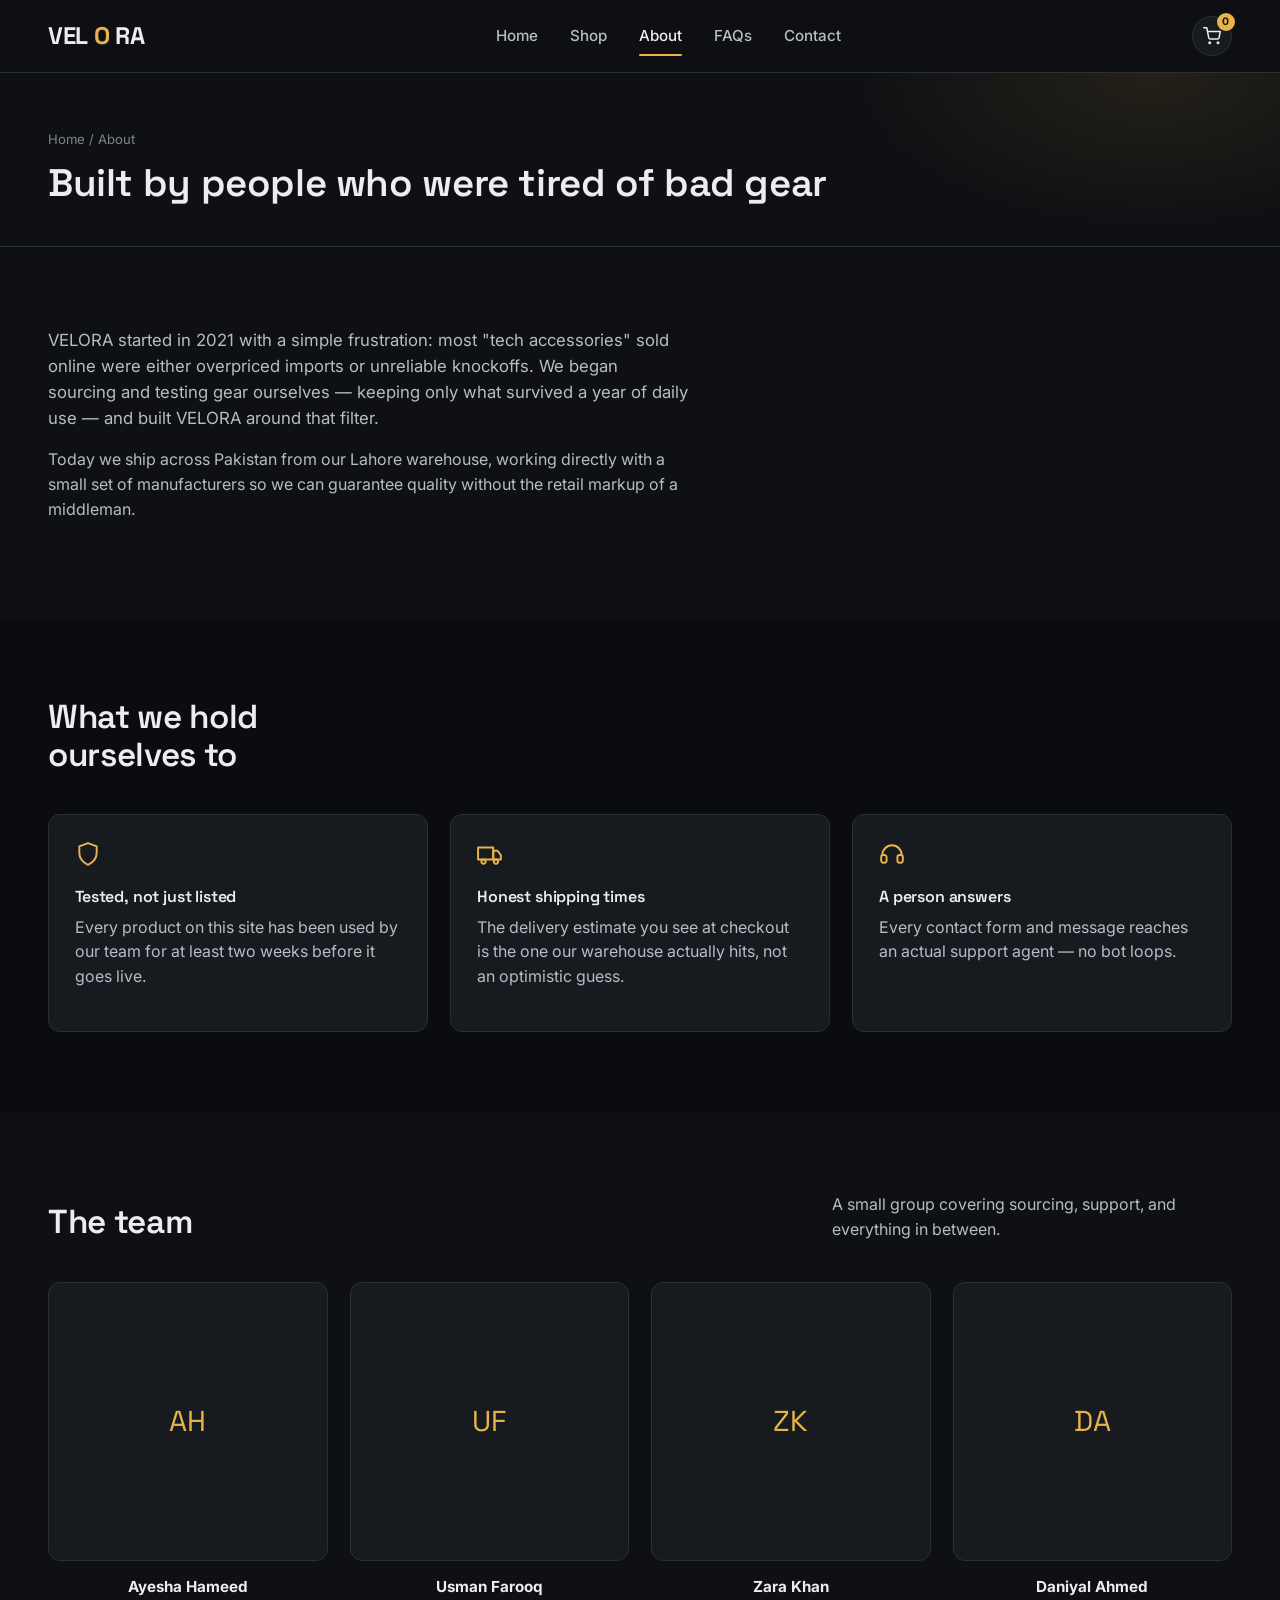
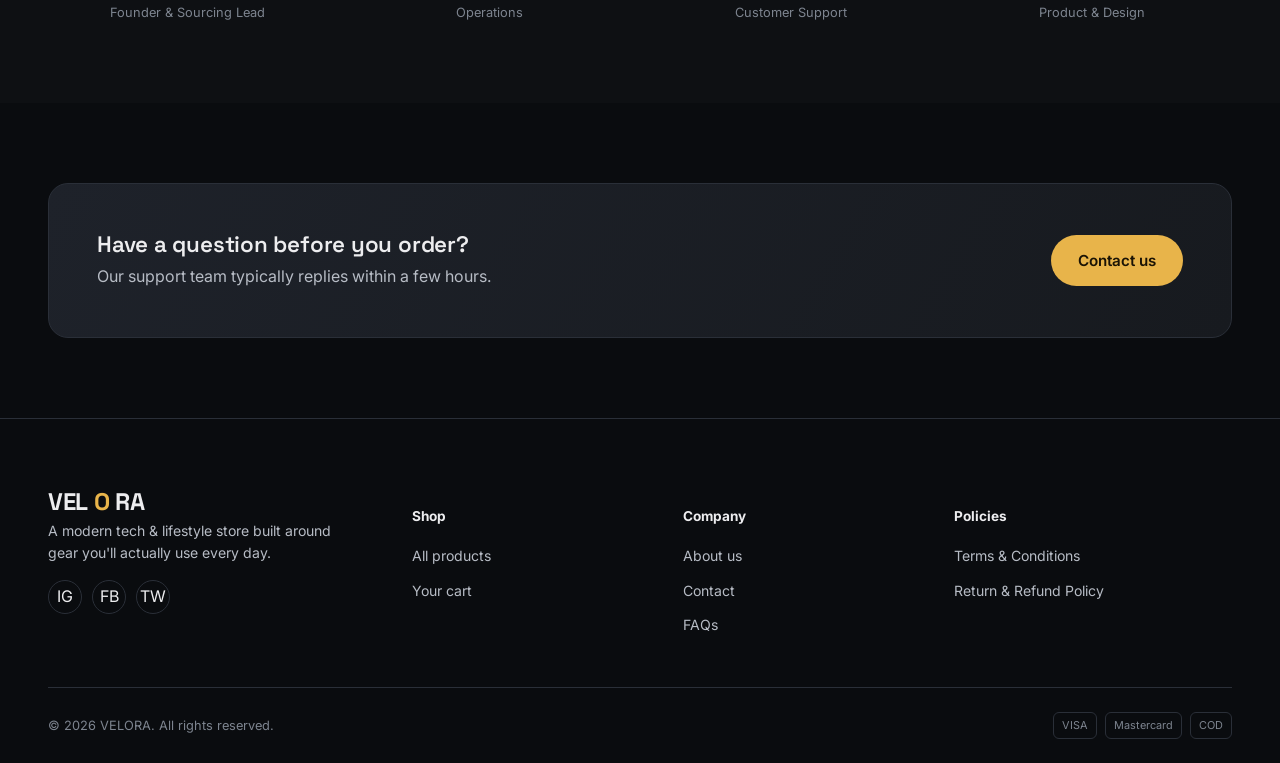
<file: about.html>
<!DOCTYPE html>
<html lang="en">
<head>
<meta charset="UTF-8">
<meta name="viewport" content="width=device-width, initial-scale=1.0">
<title>About Us — VELORA</title>
<link rel="stylesheet" href="style.css">
</head>
<body data-page="about">

<header class="site-header">
  <div class="nav-wrap">
    <a href="index.html" class="logo">VEL<em>O</em>RA</a>
    <nav class="main-nav">
      <a href="index.html">Home</a>
      <a href="shop.html">Shop</a>
      <a href="about.html" class="active">About</a>
      <a href="faq.html">FAQs</a>
      <a href="contact.html">Contact</a>
    </nav>
    <div class="nav-actions">
      <a href="cart.html" class="icon-btn" aria-label="Cart"><svg viewBox="0 0 24 24" fill="none" stroke="currentColor" stroke-width="2" stroke-linecap="round" stroke-linejoin="round"><circle cx="9" cy="21" r="1"/><circle cx="20" cy="21" r="1"/><path d="M1 1h4l2.7 13.4a2 2 0 0 0 2 1.6h9.7a2 2 0 0 0 2-1.6L23 6H6"/></svg><span class="cart-count">0</span></a>
      <button class="menu-toggle" aria-label="Menu"><svg viewBox="0 0 24 24" fill="none" stroke="currentColor" stroke-width="2" stroke-linecap="round"><path d="M3 6h18M3 12h18M3 18h18"/></svg></button>
    </div>
  </div>
</header>

<div class="page-header">
  <div class="container">
    <div class="breadcrumb"><a href="index.html">Home</a> / About</div>
    <h1>Built by people who were tired of bad gear</h1>
  </div>
</div>

<section class="section">
  <div class="container">
    <div class="about-hero">
      <p style="font-size:1.05rem;">VELORA started in 2021 with a simple frustration: most "tech accessories" sold online were either overpriced imports or unreliable knockoffs. We began sourcing and testing gear ourselves — keeping only what survived a year of daily use — and built VELORA around that filter.</p>
      <p>Today we ship across Pakistan from our Lahore warehouse, working directly with a small set of manufacturers so we can guarantee quality without the retail markup of a middleman.</p>
    </div>
  </div>
</section>

<section class="section section-alt">
  <div class="container">
    <div class="section-head">
      <h2>What we hold ourselves to</h2>
    </div>
    <div class="value-grid">
      <div class="value-card">
        <svg viewBox="0 0 24 24" fill="none" stroke="currentColor" stroke-width="1.8" stroke-linecap="round" stroke-linejoin="round"><path d="M12 2 4 5v6c0 5 3.4 8.7 8 11 4.6-2.3 8-6 8-11V5z"/></svg>
        <h4>Tested, not just listed</h4>
        <p>Every product on this site has been used by our team for at least two weeks before it goes live.</p>
      </div>
      <div class="value-card">
        <svg viewBox="0 0 24 24" fill="none" stroke="currentColor" stroke-width="1.8" stroke-linecap="round" stroke-linejoin="round"><rect x="1" y="6" width="14" height="11"/><path d="M15 9h4l3 4v4h-7z"/><circle cx="6" cy="19" r="2"/><circle cx="17.5" cy="19" r="2"/></svg>
        <h4>Honest shipping times</h4>
        <p>The delivery estimate you see at checkout is the one our warehouse actually hits, not an optimistic guess.</p>
      </div>
      <div class="value-card">
        <svg viewBox="0 0 24 24" fill="none" stroke="currentColor" stroke-width="1.8" stroke-linecap="round" stroke-linejoin="round"><path d="M3 13a9 9 0 0 1 18 0"/><rect x="2" y="13" width="5" height="7" rx="2"/><rect x="17" y="13" width="5" height="7" rx="2"/></svg>
        <h4>A person answers</h4>
        <p>Every contact form and message reaches an actual support agent — no bot loops.</p>
      </div>
    </div>
  </div>
</section>

<section class="section">
  <div class="container">
    <div class="section-head">
      <h2>The team</h2>
      <p>A small group covering sourcing, support, and everything in between.</p>
    </div>
    <div class="team-grid">
      <div class="team-card"><div class="team-photo"><span>AH</span></div><strong>Ayesha Hameed</strong><span class="role">Founder & Sourcing Lead</span></div>
      <div class="team-card"><div class="team-photo"><span>UF</span></div><strong>Usman Farooq</strong><span class="role">Operations</span></div>
      <div class="team-card"><div class="team-photo"><span>ZK</span></div><strong>Zara Khan</strong><span class="role">Customer Support</span></div>
      <div class="team-card"><div class="team-photo"><span>DA</span></div><strong>Daniyal Ahmed</strong><span class="role">Product & Design</span></div>
    </div>
  </div>
</section>

<section class="section section-alt">
  <div class="container">
    <div class="newsletter">
      <div><h3>Have a question before you order?</h3><p>Our support team typically replies within a few hours.</p></div>
      <a href="contact.html" class="btn btn-primary">Contact us</a>
    </div>
  </div>
</section>

<footer class="site-footer">
  <div class="container">
    <div class="footer-grid">
      <div class="footer-brand">
        <a href="index.html" class="logo">VEL<em>O</em>RA</a>
        <p>A modern tech & lifestyle store built around gear you'll actually use every day.</p>
        <div class="social-row"><a href="#">IG</a><a href="#">FB</a><a href="#">TW</a></div>
      </div>
      <div><h5>Shop</h5><ul><li><a href="shop.html">All products</a></li><li><a href="cart.html">Your cart</a></li></ul></div>
      <div><h5>Company</h5><ul><li><a href="about.html">About us</a></li><li><a href="contact.html">Contact</a></li><li><a href="faq.html">FAQs</a></li></ul></div>
      <div><h5>Policies</h5><ul><li><a href="terms.html">Terms & Conditions</a></li><li><a href="return-policy.html">Return & Refund Policy</a></li></ul></div>
    </div>
    <div class="footer-bottom">
      <span>© 2026 VELORA. All rights reserved.</span>
      <div class="pay-icons"><span>VISA</span><span>Mastercard</span><span>COD</span></div>
    </div>
  </div>
</footer>

<script src="page.js"></script>
</body>
</html>
</file>
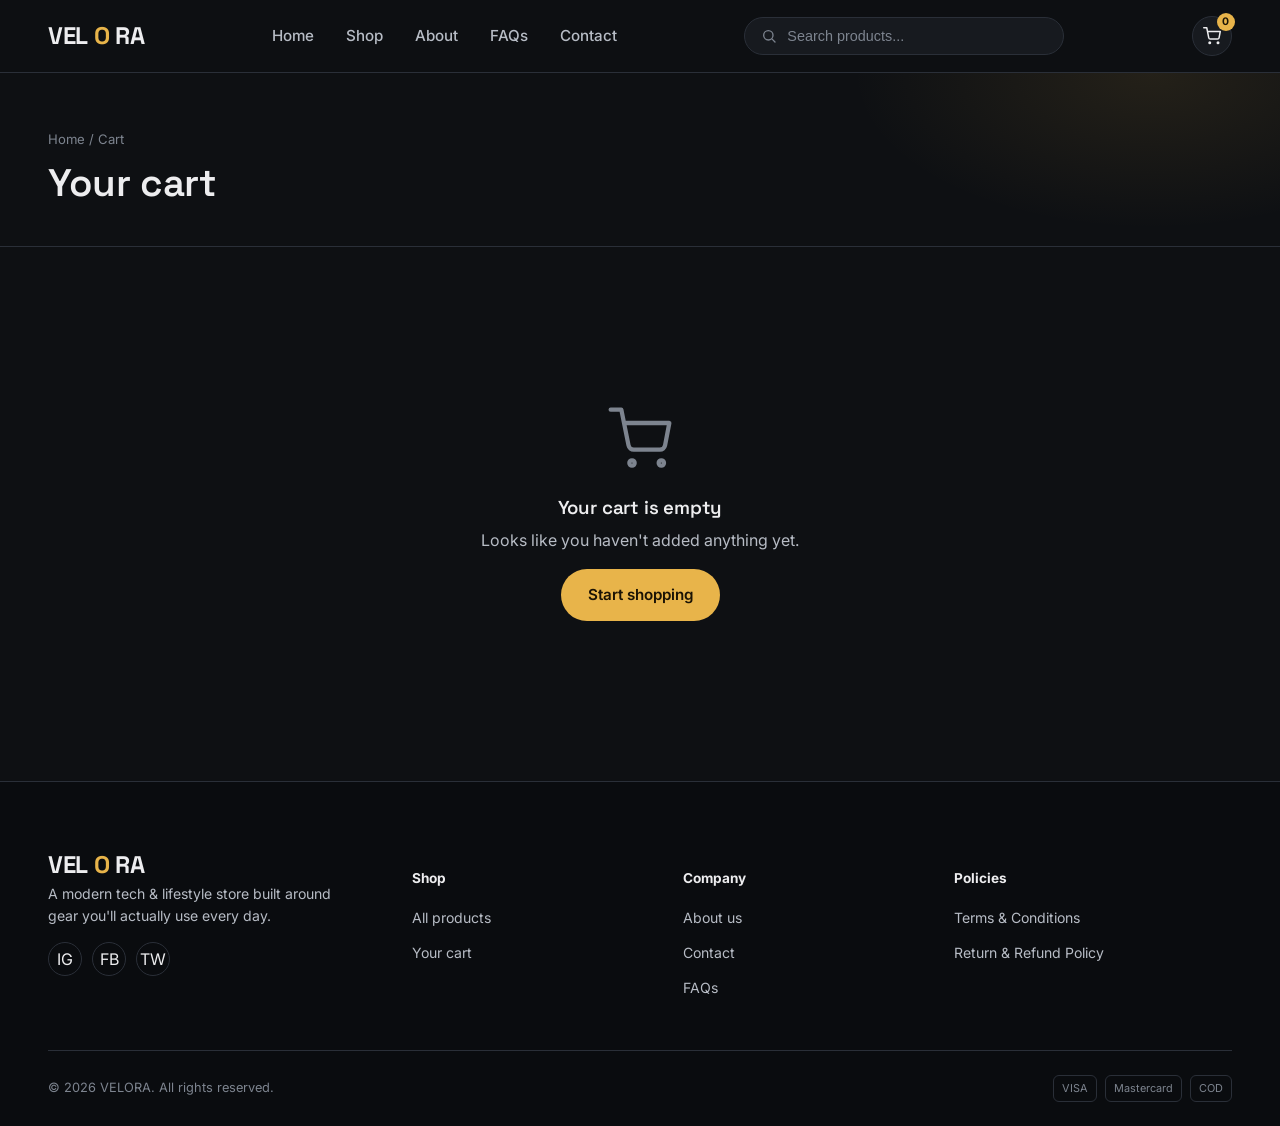
<file: cart.html>
<!DOCTYPE html>
<html lang="en">
<head>
<meta charset="UTF-8">
<meta name="viewport" content="width=device-width, initial-scale=1.0">
<title>Your Cart — VELORA</title>
<link rel="stylesheet" href="style.css">
</head>
<body data-page="cart">

<header class="site-header">
  <div class="nav-wrap">
    <a href="index.html" class="logo">VEL<em>O</em>RA</a>
    <nav class="main-nav">
      <a href="index.html">Home</a>
      <a href="shop.html">Shop</a>
      <a href="about.html">About</a>
      <a href="faq.html">FAQs</a>
      <a href="contact.html">Contact</a>
    </nav>
    <div class="search-box">
      <svg viewBox="0 0 24 24" fill="none" stroke="currentColor" stroke-width="2" stroke-linecap="round" stroke-linejoin="round"><circle cx="11" cy="11" r="7"/><path d="m21 21-4.3-4.3"/></svg>
      <input type="text" placeholder="Search products...">
    </div>
    <div class="nav-actions">
      <a href="cart.html" class="icon-btn" aria-label="Cart"><svg viewBox="0 0 24 24" fill="none" stroke="currentColor" stroke-width="2" stroke-linecap="round" stroke-linejoin="round"><circle cx="9" cy="21" r="1"/><circle cx="20" cy="21" r="1"/><path d="M1 1h4l2.7 13.4a2 2 0 0 0 2 1.6h9.7a2 2 0 0 0 2-1.6L23 6H6"/></svg><span class="cart-count">0</span></a>
      <button class="menu-toggle" aria-label="Menu"><svg viewBox="0 0 24 24" fill="none" stroke="currentColor" stroke-width="2" stroke-linecap="round"><path d="M3 6h18M3 12h18M3 18h18"/></svg></button>
    </div>
  </div>
</header>

<div class="page-header">
  <div class="container">
    <div class="breadcrumb"><a href="index.html">Home</a> / Cart</div>
    <h1>Your cart</h1>
  </div>
</div>

<section class="section">
  <div class="container">

    <div id="cartEmpty" class="empty-state" style="display:none;">
      <svg viewBox="0 0 24 24" fill="none" stroke="currentColor" stroke-width="1.6" stroke-linecap="round" stroke-linejoin="round"><circle cx="9" cy="21" r="1"/><circle cx="20" cy="21" r="1"/><path d="M1 1h4l2.7 13.4a2 2 0 0 0 2 1.6h9.7a2 2 0 0 0 2-1.6L23 6H6"/></svg>
      <h3>Your cart is empty</h3>
      <p>Looks like you haven't added anything yet.</p>
      <a href="shop.html" class="btn btn-primary">Start shopping</a>
    </div>

    <div id="cartFilled" class="cart-layout">
      <div>
        <table class="cart-table">
          <thead>
            <tr><th>Product</th><th>Price</th><th>Quantity</th><th>Total</th></tr>
          </thead>
          <tbody id="cartTableBody"></tbody>
        </table>
      </div>
      <div class="summary-card">
        <h3 style="margin-bottom:18px;">Order summary</h3>
        <div class="summary-row"><span>Subtotal</span><span id="sumSubtotal">PKR 0</span></div>
        <div class="summary-row"><span>Shipping</span><span id="sumShipping">Free</span></div>
        <div class="promo-row">
          <input type="text" id="promoInput" placeholder="Promo code">
          <button class="btn btn-dark btn-sm" id="promoBtn">Apply</button>
        </div>
        <div class="summary-row total"><span>Total</span><span id="sumTotal">PKR 0</span></div>
        <a href="checkout.html" class="btn btn-primary btn-block" style="margin-top:16px;">Proceed to checkout</a>
        <a href="shop.html" class="btn btn-outline btn-block" style="margin-top:10px;">Continue shopping</a>
      </div>
    </div>
  </div>
</section>

<footer class="site-footer">
  <div class="container">
    <div class="footer-grid">
      <div class="footer-brand">
        <a href="index.html" class="logo">VEL<em>O</em>RA</a>
        <p>A modern tech & lifestyle store built around gear you'll actually use every day.</p>
        <div class="social-row"><a href="#">IG</a><a href="#">FB</a><a href="#">TW</a></div>
      </div>
      <div><h5>Shop</h5><ul><li><a href="shop.html">All products</a></li><li><a href="cart.html">Your cart</a></li></ul></div>
      <div><h5>Company</h5><ul><li><a href="about.html">About us</a></li><li><a href="contact.html">Contact</a></li><li><a href="faq.html">FAQs</a></li></ul></div>
      <div><h5>Policies</h5><ul><li><a href="terms.html">Terms & Conditions</a></li><li><a href="return-policy.html">Return & Refund Policy</a></li></ul></div>
    </div>
    <div class="footer-bottom">
      <span>© 2026 VELORA. All rights reserved.</span>
      <div class="pay-icons"><span>VISA</span><span>Mastercard</span><span>COD</span></div>
    </div>
  </div>
</footer>

<script src="page.js"></script>
</body>
</html>
</file>
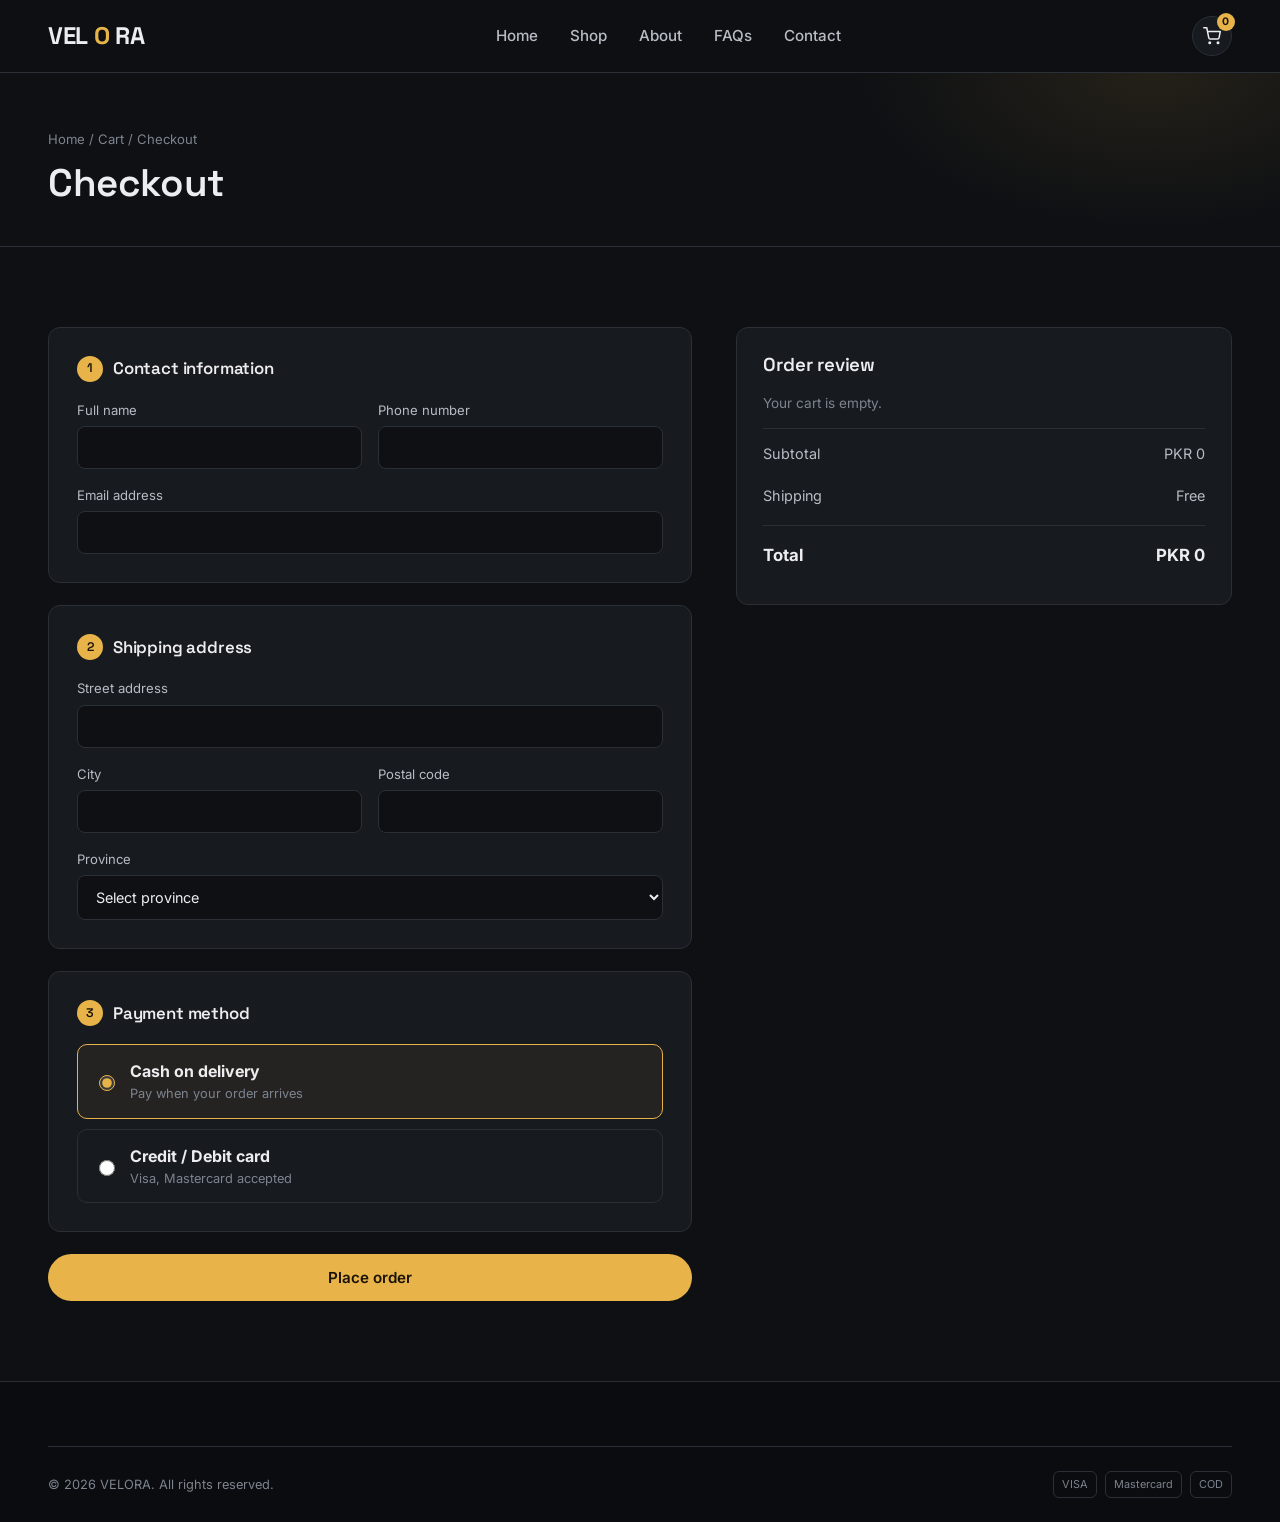
<file: checkout.html>
<!DOCTYPE html>
<html lang="en">
<head>
<meta charset="UTF-8">
<meta name="viewport" content="width=device-width, initial-scale=1.0">
<title>Checkout — VELORA</title>
<link rel="stylesheet" href="style.css">
</head>
<body data-page="checkout">

<header class="site-header">
  <div class="nav-wrap">
    <a href="index.html" class="logo">VEL<em>O</em>RA</a>
    <nav class="main-nav">
      <a href="index.html">Home</a>
      <a href="shop.html">Shop</a>
      <a href="about.html">About</a>
      <a href="faq.html">FAQs</a>
      <a href="contact.html">Contact</a>
    </nav>
    <div class="nav-actions">
      <a href="cart.html" class="icon-btn" aria-label="Cart"><svg viewBox="0 0 24 24" fill="none" stroke="currentColor" stroke-width="2" stroke-linecap="round" stroke-linejoin="round"><circle cx="9" cy="21" r="1"/><circle cx="20" cy="21" r="1"/><path d="M1 1h4l2.7 13.4a2 2 0 0 0 2 1.6h9.7a2 2 0 0 0 2-1.6L23 6H6"/></svg><span class="cart-count">0</span></a>
      <button class="menu-toggle" aria-label="Menu"><svg viewBox="0 0 24 24" fill="none" stroke="currentColor" stroke-width="2" stroke-linecap="round"><path d="M3 6h18M3 12h18M3 18h18"/></svg></button>
    </div>
  </div>
</header>

<div class="page-header">
  <div class="container">
    <div class="breadcrumb"><a href="index.html">Home</a> / <a href="cart.html">Cart</a> / Checkout</div>
    <h1>Checkout</h1>
  </div>
</div>

<section class="section">
  <div class="container">
    <div id="orderSuccess" style="display:none;" class="empty-state">
      <svg viewBox="0 0 24 24" width="64" height="64" fill="none" stroke="var(--teal)" stroke-width="1.6" stroke-linecap="round" stroke-linejoin="round" style="margin:0 auto 20px;"><circle cx="12" cy="12" r="10"/><path d="m9 12 2 2 4-4"/></svg>
      <h3>Order placed successfully</h3>
      <p>Your order <strong id="orderNumber" style="color:var(--accent);"></strong> has been confirmed. A confirmation email is on its way — thanks for shopping with VELORA.</p>
      <a href="index.html" class="btn btn-primary">Back to home</a>
      <a href="shop.html" class="btn btn-outline">Continue shopping</a>
    </div>

    <div id="checkoutFormsWrap" class="checkout-layout">
      <form id="checkoutForm">
        <div class="form-card">
          <h3><span class="step-num">1</span> Contact information</h3>
          <div class="form-grid">
            <div class="field"><label>Full name</label><input type="text" required></div>
            <div class="field"><label>Phone number</label><input type="tel" required></div>
            <div class="field full" style="grid-column:1/-1;"><label>Email address</label><input type="email" required></div>
          </div>
        </div>

        <div class="form-card">
          <h3><span class="step-num">2</span> Shipping address</h3>
          <div class="form-grid">
            <div class="field" style="grid-column:1/-1;"><label>Street address</label><input type="text" required></div>
            <div class="field"><label>City</label><input type="text" required></div>
            <div class="field"><label>Postal code</label><input type="text" required></div>
            <div class="field" style="grid-column:1/-1;"><label>Province</label>
              <select required>
                <option value="">Select province</option>
                <option>Punjab</option><option>Sindh</option><option>Khyber Pakhtunkhwa</option>
                <option>Balochistan</option><option>Islamabad Capital Territory</option><option>Gilgit-Baltistan</option>
              </select>
            </div>
          </div>
        </div>

        <div class="form-card">
          <h3><span class="step-num">3</span> Payment method</h3>
          <div class="pay-options">
            <label class="pay-option selected">
              <input type="radio" name="pay" value="cod" checked>
              <div><strong>Cash on delivery</strong><div style="font-size:.8rem;color:var(--muted);">Pay when your order arrives</div></div>
            </label>
            <label class="pay-option">
              <input type="radio" name="pay" value="card">
              <div><strong>Credit / Debit card</strong><div style="font-size:.8rem;color:var(--muted);">Visa, Mastercard accepted</div></div>
            </label>
          </div>
        </div>

        <button type="submit" class="btn btn-primary btn-block">Place order</button>
      </form>

      <div class="summary-card">
        <h3 style="margin-bottom:18px;">Order review</h3>
        <div id="checkoutItems"></div>
        <div class="summary-row" style="border-top:1px solid var(--border);margin-top:10px;padding-top:14px;"><span>Subtotal</span><span id="coSubtotal">PKR 0</span></div>
        <div class="summary-row"><span>Shipping</span><span id="coShipping">Free</span></div>
        <div class="summary-row total"><span>Total</span><span id="coTotal">PKR 0</span></div>
      </div>
    </div>
  </div>
</section>

<footer class="site-footer">
  <div class="container">
    <div class="footer-bottom" style="border-top:1px solid var(--border);padding-top:24px;">
      <span>© 2026 VELORA. All rights reserved.</span>
      <div class="pay-icons"><span>VISA</span><span>Mastercard</span><span>COD</span></div>
    </div>
  </div>
</footer>

<script src="page.js"></script>
</body>
</html>
</file>
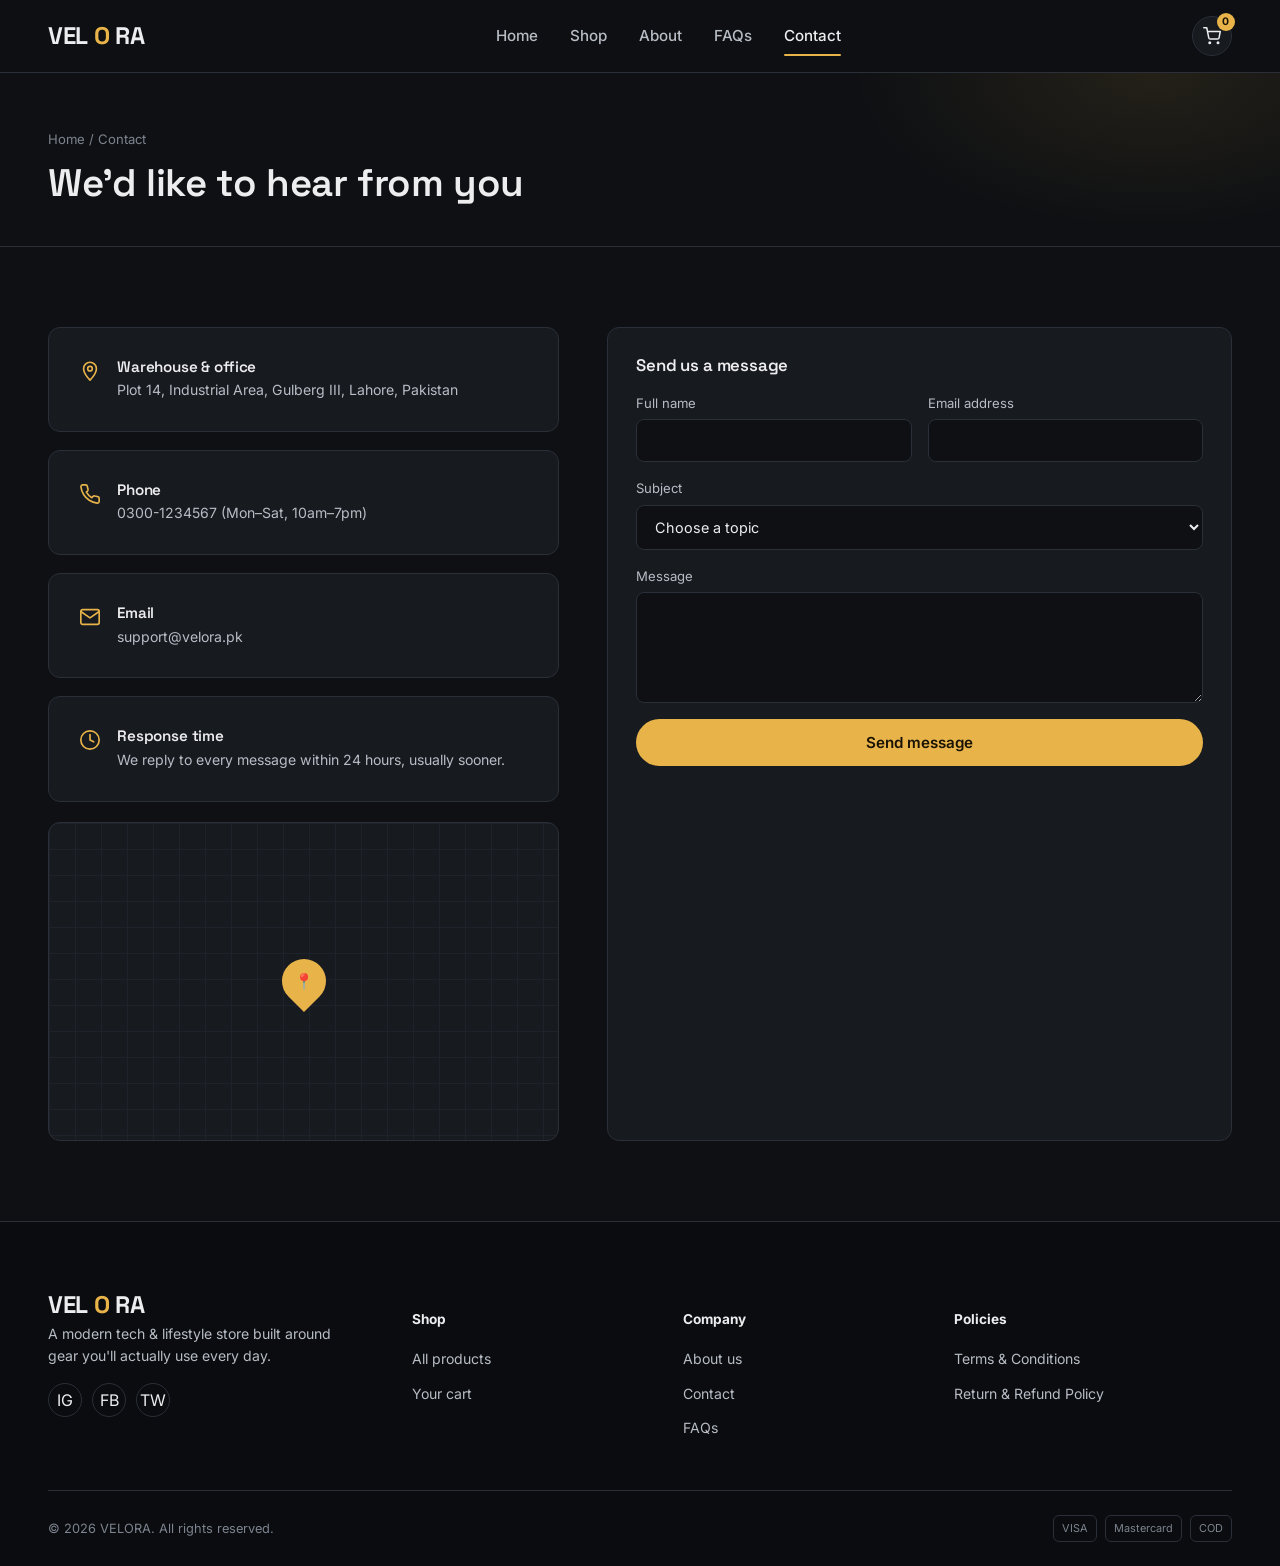
<file: contact.html>
<!DOCTYPE html>
<html lang="en">
<head>
<meta charset="UTF-8">
<meta name="viewport" content="width=device-width, initial-scale=1.0">
<title>Contact Us — VELORA</title>
<link rel="stylesheet" href="style.css">
</head>
<body data-page="contact">

<header class="site-header">
  <div class="nav-wrap">
    <a href="index.html" class="logo">VEL<em>O</em>RA</a>
    <nav class="main-nav">
      <a href="index.html">Home</a>
      <a href="shop.html">Shop</a>
      <a href="about.html">About</a>
      <a href="faq.html">FAQs</a>
      <a href="contact.html" class="active">Contact</a>
    </nav>
    <div class="nav-actions">
      <a href="cart.html" class="icon-btn" aria-label="Cart"><svg viewBox="0 0 24 24" fill="none" stroke="currentColor" stroke-width="2" stroke-linecap="round" stroke-linejoin="round"><circle cx="9" cy="21" r="1"/><circle cx="20" cy="21" r="1"/><path d="M1 1h4l2.7 13.4a2 2 0 0 0 2 1.6h9.7a2 2 0 0 0 2-1.6L23 6H6"/></svg><span class="cart-count">0</span></a>
      <button class="menu-toggle" aria-label="Menu"><svg viewBox="0 0 24 24" fill="none" stroke="currentColor" stroke-width="2" stroke-linecap="round"><path d="M3 6h18M3 12h18M3 18h18"/></svg></button>
    </div>
  </div>
</header>

<div class="page-header">
  <div class="container">
    <div class="breadcrumb"><a href="index.html">Home</a> / Contact</div>
    <h1>We'd like to hear from you</h1>
  </div>
</div>

<section class="section">
  <div class="container">
    <div class="contact-layout">
      <div>
        <div class="contact-info-card">
          <svg viewBox="0 0 24 24" fill="none" stroke="currentColor" stroke-width="1.8" stroke-linecap="round" stroke-linejoin="round"><path d="M12 22s7-7.4 7-12.5A7 7 0 0 0 5 9.5C5 14.6 12 22 12 22z"/><circle cx="12" cy="9.5" r="2.5"/></svg>
          <div><h4>Warehouse & office</h4><p>Plot 14, Industrial Area, Gulberg III, Lahore, Pakistan</p></div>
        </div>
        <div class="contact-info-card">
          <svg viewBox="0 0 24 24" fill="none" stroke="currentColor" stroke-width="1.8" stroke-linecap="round" stroke-linejoin="round"><path d="M22 16.9v3a2 2 0 0 1-2.2 2 19.8 19.8 0 0 1-8.6-3.1 19.5 19.5 0 0 1-6-6A19.8 19.8 0 0 1 2.1 4.2 2 2 0 0 1 4.1 2h3a2 2 0 0 1 2 1.7c.1 1 .4 2 .7 3a2 2 0 0 1-.5 2.1L8 10a16 16 0 0 0 6 6l1.2-1.3a2 2 0 0 1 2.1-.5c1 .3 2 .5 3 .7a2 2 0 0 1 1.7 2z"/></svg>
          <div><h4>Phone</h4><p>0300-1234567 (Mon–Sat, 10am–7pm)</p></div>
        </div>
        <div class="contact-info-card">
          <svg viewBox="0 0 24 24" fill="none" stroke="currentColor" stroke-width="1.8" stroke-linecap="round" stroke-linejoin="round"><rect x="2" y="4" width="20" height="16" rx="2"/><path d="m22 6-10 7L2 6"/></svg>
          <div><h4>Email</h4><p>support@velora.pk</p></div>
        </div>
        <div class="contact-info-card">
          <svg viewBox="0 0 24 24" fill="none" stroke="currentColor" stroke-width="1.8" stroke-linecap="round" stroke-linejoin="round"><circle cx="12" cy="12" r="10"/><path d="M12 6v6l4 2"/></svg>
          <div><h4>Response time</h4><p>We reply to every message within 24 hours, usually sooner.</p></div>
        </div>
        <div class="map-box">
          <div class="pin"><span>📍</span></div>
        </div>
      </div>

      <div class="form-card" style="margin-bottom:0;">
        <h3>Send us a message</h3>
        <form id="contactForm">
          <div class="form-grid" style="margin-bottom:16px;">
            <div class="field"><label>Full name</label><input type="text" required></div>
            <div class="field"><label>Email address</label><input type="email" required></div>
          </div>
          <div class="form-grid full" style="margin-bottom:16px;">
            <div class="field"><label>Subject</label>
              <select required>
                <option value="">Choose a topic</option>
                <option>Order status</option>
                <option>Returns & refunds</option>
                <option>Product question</option>
                <option>Something else</option>
              </select>
            </div>
          </div>
          <div class="form-grid full" style="margin-bottom:16px;">
            <div class="field"><label>Message</label><textarea rows="5" required></textarea></div>
          </div>
          <button type="submit" class="btn btn-primary btn-block">Send message</button>
        </form>
      </div>
    </div>
  </div>
</section>

<footer class="site-footer">
  <div class="container">
    <div class="footer-grid">
      <div class="footer-brand">
        <a href="index.html" class="logo">VEL<em>O</em>RA</a>
        <p>A modern tech & lifestyle store built around gear you'll actually use every day.</p>
        <div class="social-row"><a href="#">IG</a><a href="#">FB</a><a href="#">TW</a></div>
      </div>
      <div><h5>Shop</h5><ul><li><a href="shop.html">All products</a></li><li><a href="cart.html">Your cart</a></li></ul></div>
      <div><h5>Company</h5><ul><li><a href="about.html">About us</a></li><li><a href="contact.html">Contact</a></li><li><a href="faq.html">FAQs</a></li></ul></div>
      <div><h5>Policies</h5><ul><li><a href="terms.html">Terms & Conditions</a></li><li><a href="return-policy.html">Return & Refund Policy</a></li></ul></div>
    </div>
    <div class="footer-bottom">
      <span>© 2026 VELORA. All rights reserved.</span>
      <div class="pay-icons"><span>VISA</span><span>Mastercard</span><span>COD</span></div>
    </div>
  </div>
</footer>

<script src="page.js"></script>
</body>
</html>
</file>
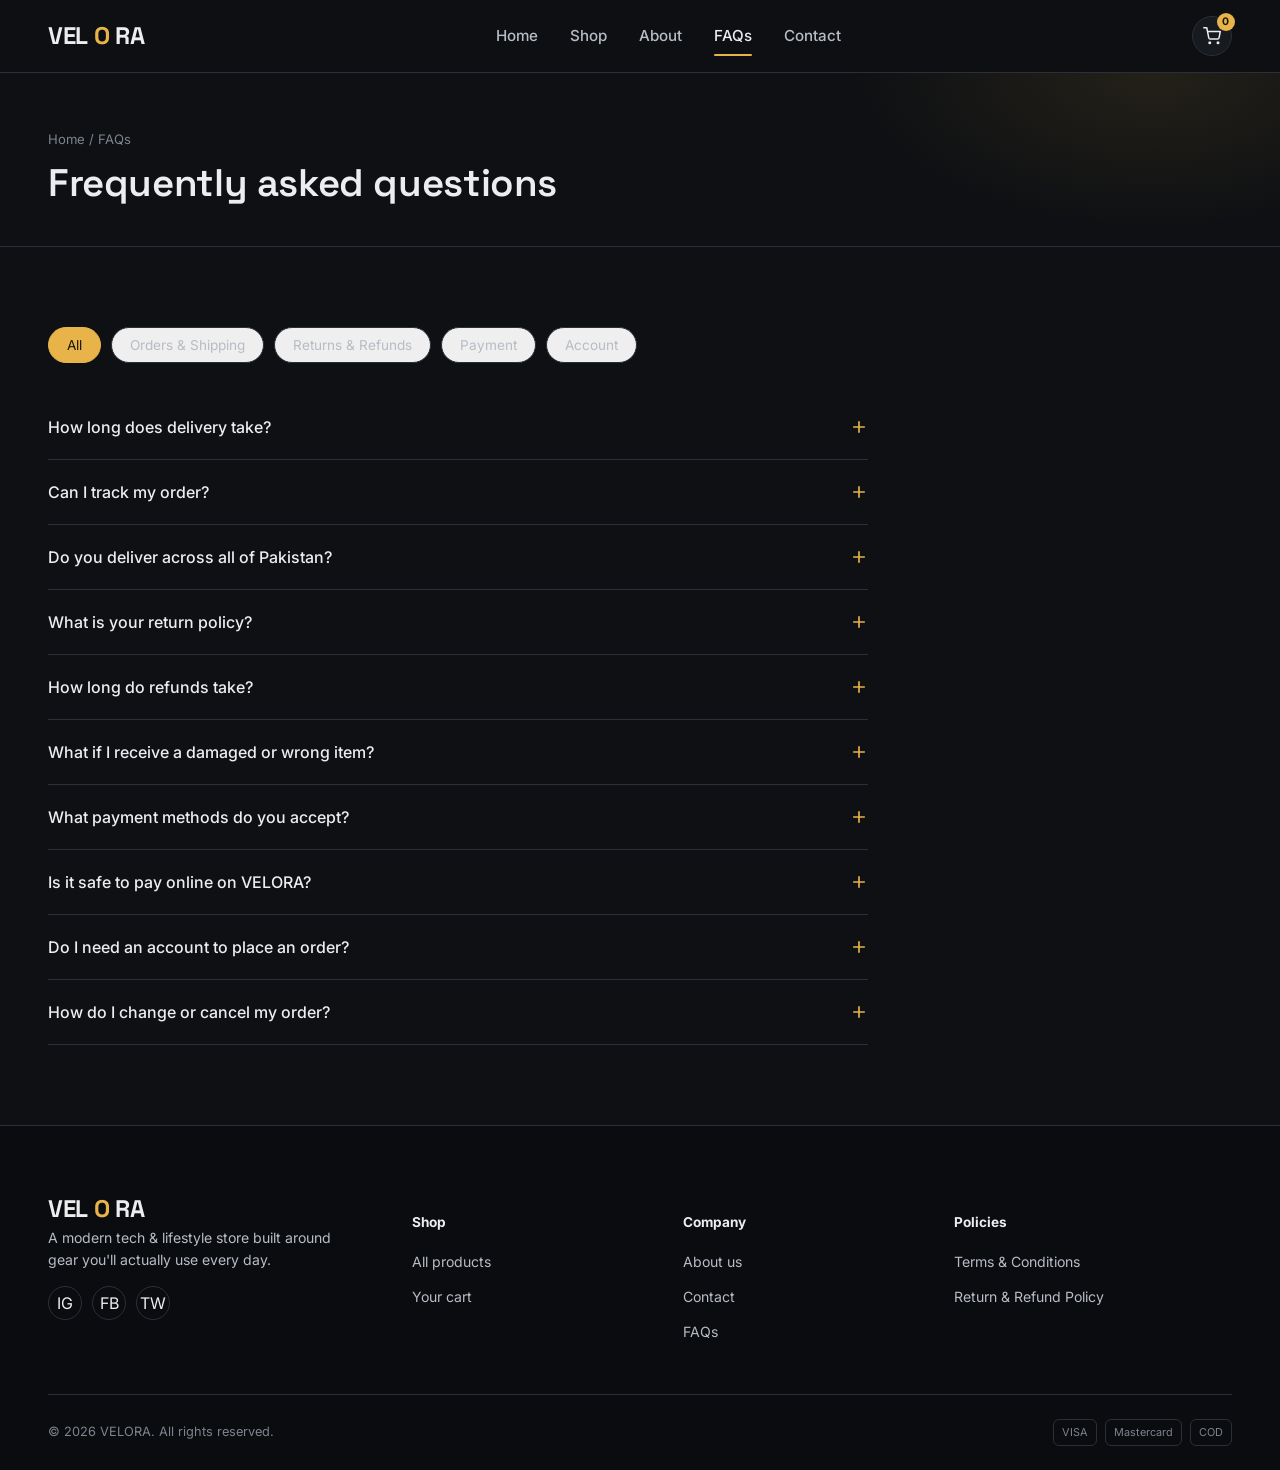
<file: faq.html>
<!DOCTYPE html>
<html lang="en">
<head>
<meta charset="UTF-8">
<meta name="viewport" content="width=device-width, initial-scale=1.0">
<title>FAQs — VELORA</title>
<link rel="stylesheet" href="style.css">
</head>
<body data-page="faq">

<header class="site-header">
  <div class="nav-wrap">
    <a href="index.html" class="logo">VEL<em>O</em>RA</a>
    <nav class="main-nav">
      <a href="index.html">Home</a>
      <a href="shop.html">Shop</a>
      <a href="about.html">About</a>
      <a href="faq.html" class="active">FAQs</a>
      <a href="contact.html">Contact</a>
    </nav>
    <div class="nav-actions">
      <a href="cart.html" class="icon-btn" aria-label="Cart"><svg viewBox="0 0 24 24" fill="none" stroke="currentColor" stroke-width="2" stroke-linecap="round" stroke-linejoin="round"><circle cx="9" cy="21" r="1"/><circle cx="20" cy="21" r="1"/><path d="M1 1h4l2.7 13.4a2 2 0 0 0 2 1.6h9.7a2 2 0 0 0 2-1.6L23 6H6"/></svg><span class="cart-count">0</span></a>
      <button class="menu-toggle" aria-label="Menu"><svg viewBox="0 0 24 24" fill="none" stroke="currentColor" stroke-width="2" stroke-linecap="round"><path d="M3 6h18M3 12h18M3 18h18"/></svg></button>
    </div>
  </div>
</header>

<div class="page-header">
  <div class="container">
    <div class="breadcrumb"><a href="index.html">Home</a> / FAQs</div>
    <h1>Frequently asked questions</h1>
  </div>
</div>

<section class="section">
  <div class="container">
    <div class="faq-cats">
      <button class="faq-cat-btn active" data-cat="all">All</button>
      <button class="faq-cat-btn" data-cat="orders">Orders & Shipping</button>
      <button class="faq-cat-btn" data-cat="returns">Returns & Refunds</button>
      <button class="faq-cat-btn" data-cat="payment">Payment</button>
      <button class="faq-cat-btn" data-cat="account">Account</button>
    </div>

    <div class="faq-list">
      <div class="faq-item" data-cat="orders">
        <button class="faq-q">How long does delivery take? <svg viewBox="0 0 24 24" fill="none" stroke="currentColor" stroke-width="2.2" stroke-linecap="round"><path d="M12 5v14M5 12h14"/></svg></button>
        <div class="faq-a"><p>Orders within major cities (Lahore, Karachi, Islamabad, Rawalpindi, Faisalabad) typically arrive in 2–4 business days. Other areas usually take 4–7 business days. You'll receive a tracking link by SMS and email once your order ships.</p></div>
      </div>
      <div class="faq-item" data-cat="orders">
        <button class="faq-q">Can I track my order? <svg viewBox="0 0 24 24" fill="none" stroke="currentColor" stroke-width="2.2" stroke-linecap="round"><path d="M12 5v14M5 12h14"/></svg></button>
        <div class="faq-a"><p>Yes. Once your order is dispatched, we email and text you a tracking number and courier link. You can also contact support with your order number for a live update.</p></div>
      </div>
      <div class="faq-item" data-cat="orders">
        <button class="faq-q">Do you deliver across all of Pakistan? <svg viewBox="0 0 24 24" fill="none" stroke="currentColor" stroke-width="2.2" stroke-linecap="round"><path d="M12 5v14M5 12h14"/></svg></button>
        <div class="faq-a"><p>We deliver nationwide, including Gilgit-Baltistan and Azad Kashmir, through our courier partners. Delivery times to remote areas may be a little longer than the estimate shown at checkout.</p></div>
      </div>
      <div class="faq-item" data-cat="returns">
        <button class="faq-q">What is your return policy? <svg viewBox="0 0 24 24" fill="none" stroke="currentColor" stroke-width="2.2" stroke-linecap="round"><path d="M12 5v14M5 12h14"/></svg></button>
        <div class="faq-a"><p>You can return most items within 7 days of delivery if they're unused, in original packaging, and accompanied by proof of purchase. See our full <a href="return-policy.html" style="color:var(--accent);">Return & Refund Policy</a> for exclusions and step-by-step instructions.</p></div>
      </div>
      <div class="faq-item" data-cat="returns">
        <button class="faq-q">How long do refunds take? <svg viewBox="0 0 24 24" fill="none" stroke="currentColor" stroke-width="2.2" stroke-linecap="round"><path d="M12 5v14M5 12h14"/></svg></button>
        <div class="faq-a"><p>Once we receive and inspect your returned item, refunds are processed within 5–7 business days to your original payment method, or as store credit if you paid by cash on delivery.</p></div>
      </div>
      <div class="faq-item" data-cat="returns">
        <button class="faq-q">What if I receive a damaged or wrong item? <svg viewBox="0 0 24 24" fill="none" stroke="currentColor" stroke-width="2.2" stroke-linecap="round"><path d="M12 5v14M5 12h14"/></svg></button>
        <div class="faq-a"><p>Contact us within 48 hours of delivery with photos of the item and packaging. We'll arrange a free pickup and send a replacement or full refund — no exchange fee applies.</p></div>
      </div>
      <div class="faq-item" data-cat="payment">
        <button class="faq-q">What payment methods do you accept? <svg viewBox="0 0 24 24" fill="none" stroke="currentColor" stroke-width="2.2" stroke-linecap="round"><path d="M12 5v14M5 12h14"/></svg></button>
        <div class="faq-a"><p>We accept Visa and Mastercard credit/debit cards, as well as cash on delivery (COD) for most areas across Pakistan.</p></div>
      </div>
      <div class="faq-item" data-cat="payment">
        <button class="faq-q">Is it safe to pay online on VELORA? <svg viewBox="0 0 24 24" fill="none" stroke="currentColor" stroke-width="2.2" stroke-linecap="round"><path d="M12 5v14M5 12h14"/></svg></button>
        <div class="faq-a"><p>Yes. All card payments are processed through an encrypted, PCI-compliant payment gateway. We never store your full card details on our servers.</p></div>
      </div>
      <div class="faq-item" data-cat="account">
        <button class="faq-q">Do I need an account to place an order? <svg viewBox="0 0 24 24" fill="none" stroke="currentColor" stroke-width="2.2" stroke-linecap="round"><path d="M12 5v14M5 12h14"/></svg></button>
        <div class="faq-a"><p>No — you can check out as a guest. Creating an account is optional and simply lets you view past orders and save addresses for next time.</p></div>
      </div>
      <div class="faq-item" data-cat="account">
        <button class="faq-q">How do I change or cancel my order? <svg viewBox="0 0 24 24" fill="none" stroke="currentColor" stroke-width="2.2" stroke-linecap="round"><path d="M12 5v14M5 12h14"/></svg></button>
        <div class="faq-a"><p>Contact support as soon as possible after placing your order. We can usually amend or cancel it for free if it hasn't already been dispatched.</p></div>
      </div>
    </div>
  </div>
</section>

<footer class="site-footer">
  <div class="container">
    <div class="footer-grid">
      <div class="footer-brand">
        <a href="index.html" class="logo">VEL<em>O</em>RA</a>
        <p>A modern tech & lifestyle store built around gear you'll actually use every day.</p>
        <div class="social-row"><a href="#">IG</a><a href="#">FB</a><a href="#">TW</a></div>
      </div>
      <div><h5>Shop</h5><ul><li><a href="shop.html">All products</a></li><li><a href="cart.html">Your cart</a></li></ul></div>
      <div><h5>Company</h5><ul><li><a href="about.html">About us</a></li><li><a href="contact.html">Contact</a></li><li><a href="faq.html">FAQs</a></li></ul></div>
      <div><h5>Policies</h5><ul><li><a href="terms.html">Terms & Conditions</a></li><li><a href="return-policy.html">Return & Refund Policy</a></li></ul></div>
    </div>
    <div class="footer-bottom">
      <span>© 2026 VELORA. All rights reserved.</span>
      <div class="pay-icons"><span>VISA</span><span>Mastercard</span><span>COD</span></div>
    </div>
  </div>
</footer>

<script src="page.js"></script>
</body>
</html>
</file>
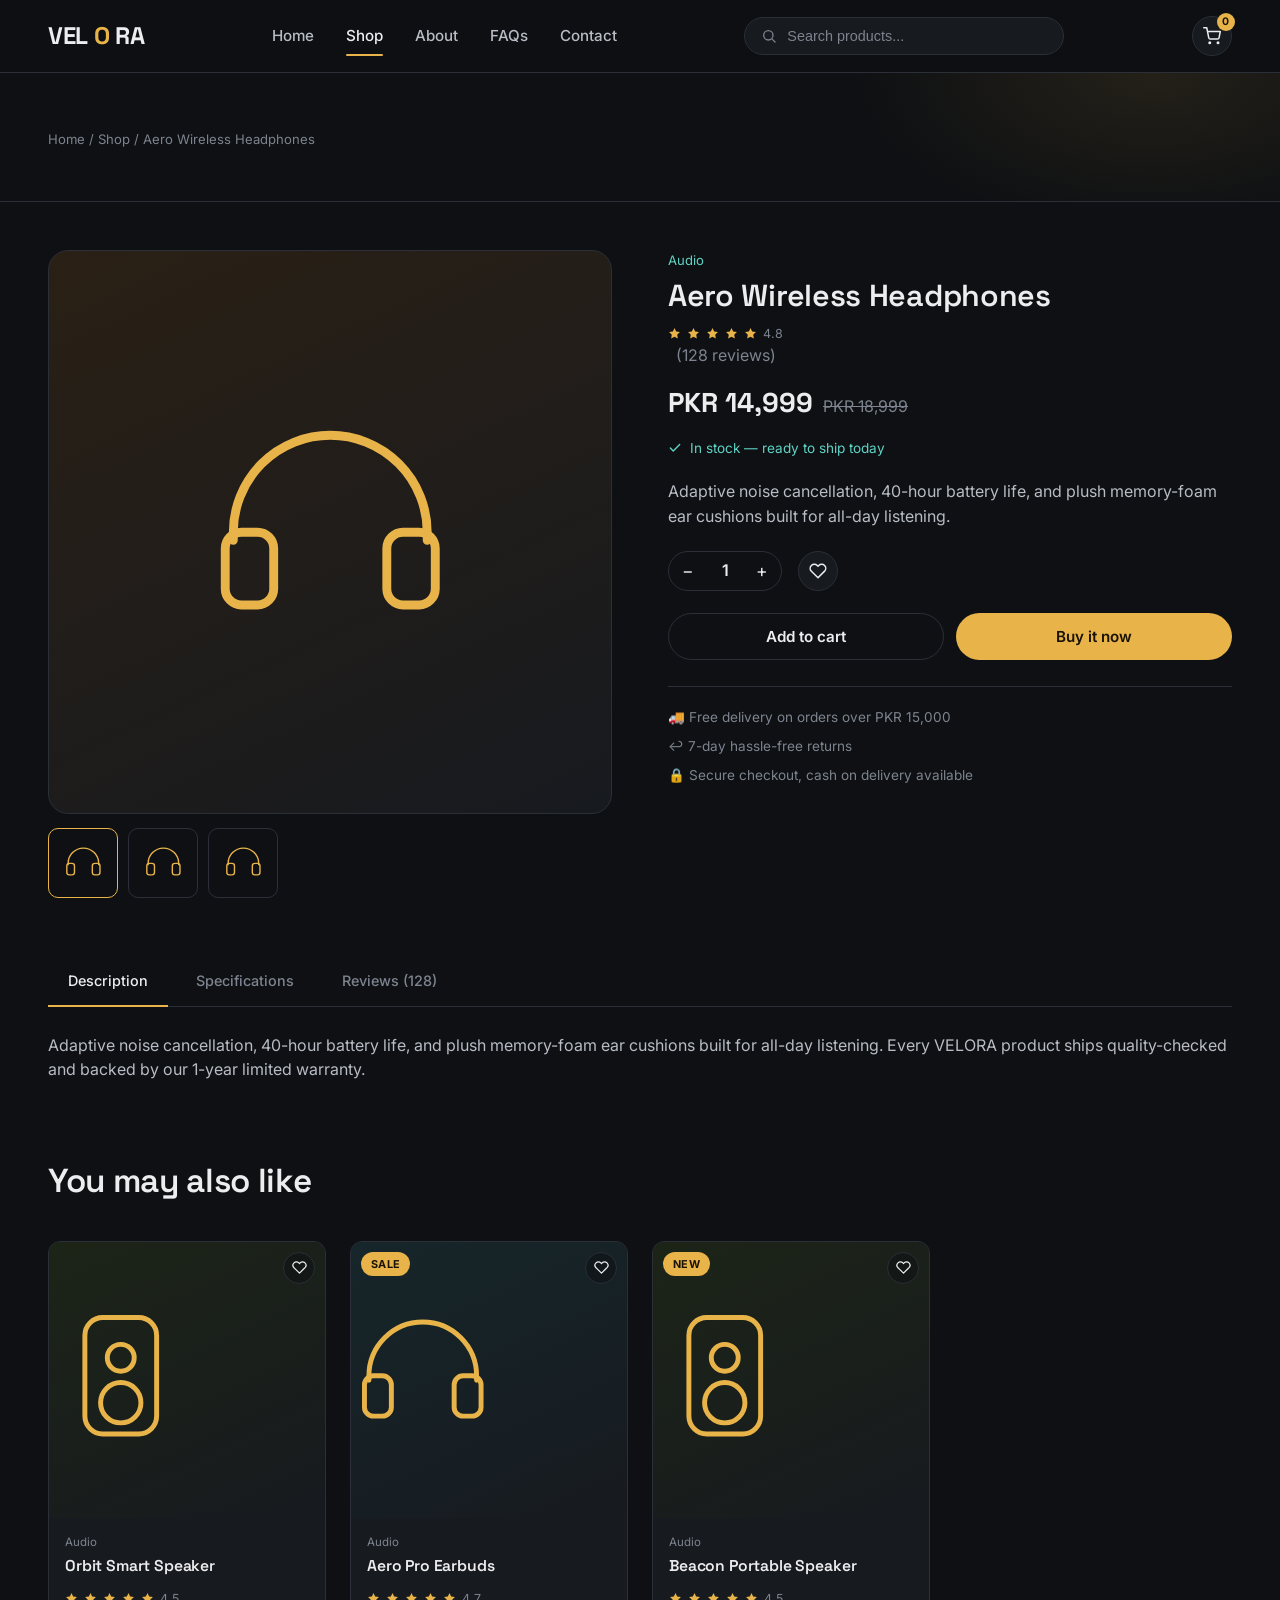
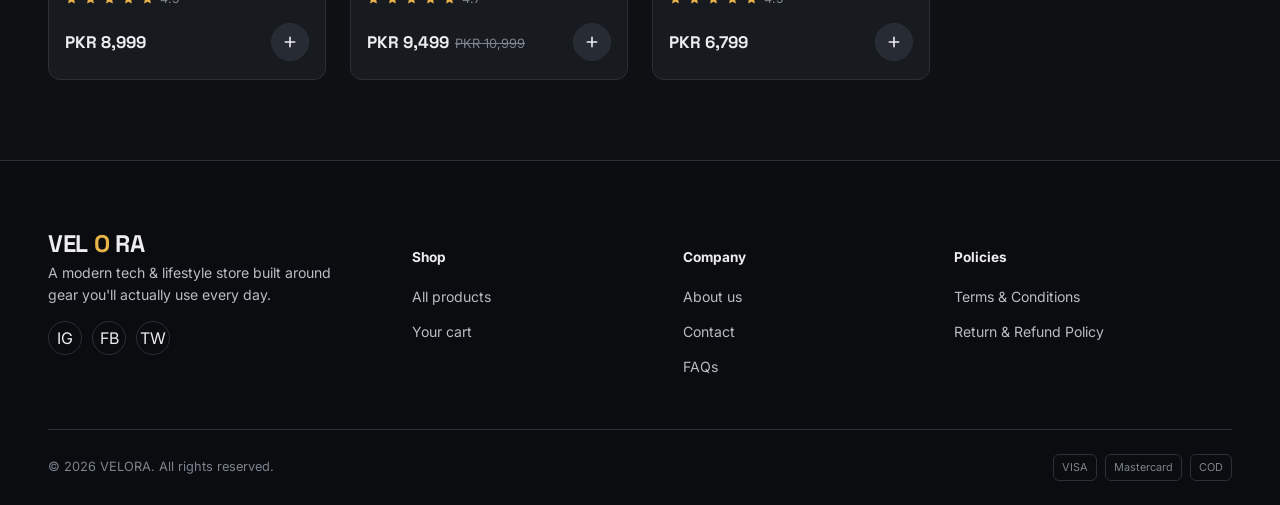
<file: product.html>
<!DOCTYPE html>
<html lang="en">
<head>
<meta charset="UTF-8">
<meta name="viewport" content="width=device-width, initial-scale=1.0">
<title>Product — VELORA</title>
<link rel="stylesheet" href="style.css">
</head>
<body data-page="product">

<header class="site-header">
  <div class="nav-wrap">
    <a href="index.html" class="logo">VEL<em>O</em>RA</a>
    <nav class="main-nav">
      <a href="index.html">Home</a>
      <a href="shop.html" class="active">Shop</a>
      <a href="about.html">About</a>
      <a href="faq.html">FAQs</a>
      <a href="contact.html">Contact</a>
    </nav>
    <div class="search-box">
      <svg viewBox="0 0 24 24" fill="none" stroke="currentColor" stroke-width="2" stroke-linecap="round" stroke-linejoin="round"><circle cx="11" cy="11" r="7"/><path d="m21 21-4.3-4.3"/></svg>
      <input type="text" placeholder="Search products...">
    </div>
    <div class="nav-actions">
      <a href="cart.html" class="icon-btn" aria-label="Cart"><svg viewBox="0 0 24 24" fill="none" stroke="currentColor" stroke-width="2" stroke-linecap="round" stroke-linejoin="round"><circle cx="9" cy="21" r="1"/><circle cx="20" cy="21" r="1"/><path d="M1 1h4l2.7 13.4a2 2 0 0 0 2 1.6h9.7a2 2 0 0 0 2-1.6L23 6H6"/></svg><span class="cart-count">0</span></a>
      <button class="menu-toggle" aria-label="Menu"><svg viewBox="0 0 24 24" fill="none" stroke="currentColor" stroke-width="2" stroke-linecap="round"><path d="M3 6h18M3 12h18M3 18h18"/></svg></button>
    </div>
  </div>
</header>

<div class="page-header">
  <div class="container">
    <div class="breadcrumb"><a href="index.html">Home</a> / <a href="shop.html">Shop</a> / <span id="pdCat">Product</span></div>
  </div>
</div>

<section class="section" style="padding-top:48px;">
  <div class="container">
    <div class="pd-wrap">
      <div>
        <div class="pd-gallery-main" id="pdMainMedia"></div>
        <div class="pd-thumbs">
          <div class="thumb active"></div>
          <div class="thumb"></div>
          <div class="thumb"></div>
        </div>
      </div>
      <div>
        <span class="pd-cat" id="pdCatLabel"></span>
        <h1 class="pd-title" id="pdTitle">Product name</h1>
        <div id="pdRating"></div>
        <div class="pd-price" id="pdPrice"></div>
        <div class="stock-line">
          <svg width="14" height="14" viewBox="0 0 24 24" fill="none" stroke="currentColor" stroke-width="2.4" stroke-linecap="round" stroke-linejoin="round"><path d="M20 6 9 17l-5-5"/></svg>
          In stock — ready to ship today
        </div>
        <p id="pdDesc">Product description loading...</p>

        <div class="qty-row">
          <div class="qty-control">
            <button id="qtyMinus">−</button>
            <span id="qtyVal">1</span>
            <button id="qtyPlus">+</button>
          </div>
          <button class="icon-btn" id="pdWishBtn" aria-label="Add to wishlist">
            <svg viewBox="0 0 24 24" fill="none" stroke="currentColor" stroke-width="2" stroke-linecap="round" stroke-linejoin="round"><path d="M20.8 4.6a5.5 5.5 0 0 0-7.8 0L12 5.7l-1-1.1a5.5 5.5 0 0 0-7.8 7.8l1 1L12 21l7.8-7.8 1-1a5.5 5.5 0 0 0 0-7.6z"/></svg>
          </button>
        </div>
        <div class="pd-actions">
          <button class="btn btn-outline" id="addToCartBtn">Add to cart</button>
          <button class="btn btn-primary" id="buyNowBtn">Buy it now</button>
        </div>

        <div class="pd-meta">
          <span>🚚 Free delivery on orders over PKR 15,000</span>
          <span>↩ 7-day hassle-free returns</span>
          <span>🔒 Secure checkout, cash on delivery available</span>
        </div>
      </div>
    </div>

    <div class="tabs">
      <div class="tab-heads">
        <div class="tab-head active" data-tab="tabDesc">Description</div>
        <div class="tab-head" data-tab="tabSpecs">Specifications</div>
        <div class="tab-head" data-tab="tabReviews">Reviews (128)</div>
      </div>
      <div class="tab-panel active" id="tabDesc">
        <p id="tabDescText">Full product description will appear here, covering materials, build quality, and what makes it worth adding to your everyday carry.</p>
      </div>
      <div class="tab-panel" id="tabSpecs">
        <table class="spec-table">
          <tr><td>Category</td><td id="specCat"></td></tr>
          <tr><td>SKU</td><td id="specSku"></td></tr>
          <tr><td>Warranty</td><td>1-year limited warranty</td></tr>
          <tr><td>Origin</td><td>Imported, quality checked locally</td></tr>
          <tr><td>Box contents</td><td>Product, cable/accessory kit, quick-start guide</td></tr>
        </table>
      </div>
      <div class="tab-panel" id="tabReviews">
        <div class="test-grid" style="grid-template-columns:1fr;">
          <div class="test-card">
            <div class="test-stars"><svg viewBox="0 0 24 24" width="15" height="15" fill="currentColor"><path d="M12 2l3.1 6.3 6.9 1-5 4.9 1.2 6.8L12 17.8 5.8 21l1.2-6.8-5-4.9 6.9-1z"/></svg><svg viewBox="0 0 24 24" width="15" height="15" fill="currentColor"><path d="M12 2l3.1 6.3 6.9 1-5 4.9 1.2 6.8L12 17.8 5.8 21l1.2-6.8-5-4.9 6.9-1z"/></svg><svg viewBox="0 0 24 24" width="15" height="15" fill="currentColor"><path d="M12 2l3.1 6.3 6.9 1-5 4.9 1.2 6.8L12 17.8 5.8 21l1.2-6.8-5-4.9 6.9-1z"/></svg><svg viewBox="0 0 24 24" width="15" height="15" fill="currentColor"><path d="M12 2l3.1 6.3 6.9 1-5 4.9 1.2 6.8L12 17.8 5.8 21l1.2-6.8-5-4.9 6.9-1z"/></svg><svg viewBox="0 0 24 24" width="15" height="15" fill="currentColor"><path d="M12 2l3.1 6.3 6.9 1-5 4.9 1.2 6.8L12 17.8 5.8 21l1.2-6.8-5-4.9 6.9-1z"/></svg></div>
            <p>"Exactly as described, arrived well packaged, and customer support answered my sizing question within the hour."</p>
            <div class="test-person"><div class="avatar">MZ</div><div><strong>Mehreen Z.</strong><span>Verified buyer</span></div></div>
          </div>
        </div>
      </div>
    </div>

    <div class="related">
      <div class="section-head">
        <h2>You may also like</h2>
      </div>
      <div class="product-grid" id="relatedGrid"></div>
    </div>
  </div>
</section>

<footer class="site-footer">
  <div class="container">
    <div class="footer-grid">
      <div class="footer-brand">
        <a href="index.html" class="logo">VEL<em>O</em>RA</a>
        <p>A modern tech & lifestyle store built around gear you'll actually use every day.</p>
        <div class="social-row"><a href="#">IG</a><a href="#">FB</a><a href="#">TW</a></div>
      </div>
      <div><h5>Shop</h5><ul><li><a href="shop.html">All products</a></li><li><a href="cart.html">Your cart</a></li></ul></div>
      <div><h5>Company</h5><ul><li><a href="about.html">About us</a></li><li><a href="contact.html">Contact</a></li><li><a href="faq.html">FAQs</a></li></ul></div>
      <div><h5>Policies</h5><ul><li><a href="terms.html">Terms & Conditions</a></li><li><a href="return-policy.html">Return & Refund Policy</a></li></ul></div>
    </div>
    <div class="footer-bottom">
      <span>© 2026 VELORA. All rights reserved.</span>
      <div class="pay-icons"><span>VISA</span><span>Mastercard</span><span>COD</span></div>
    </div>
  </div>
</footer>

<script src="page.js"></script>
<script>
  document.getElementById("pdCatLabel");
  // sync breadcrumb category label id usage
</script>
</body>
</html>
</file>
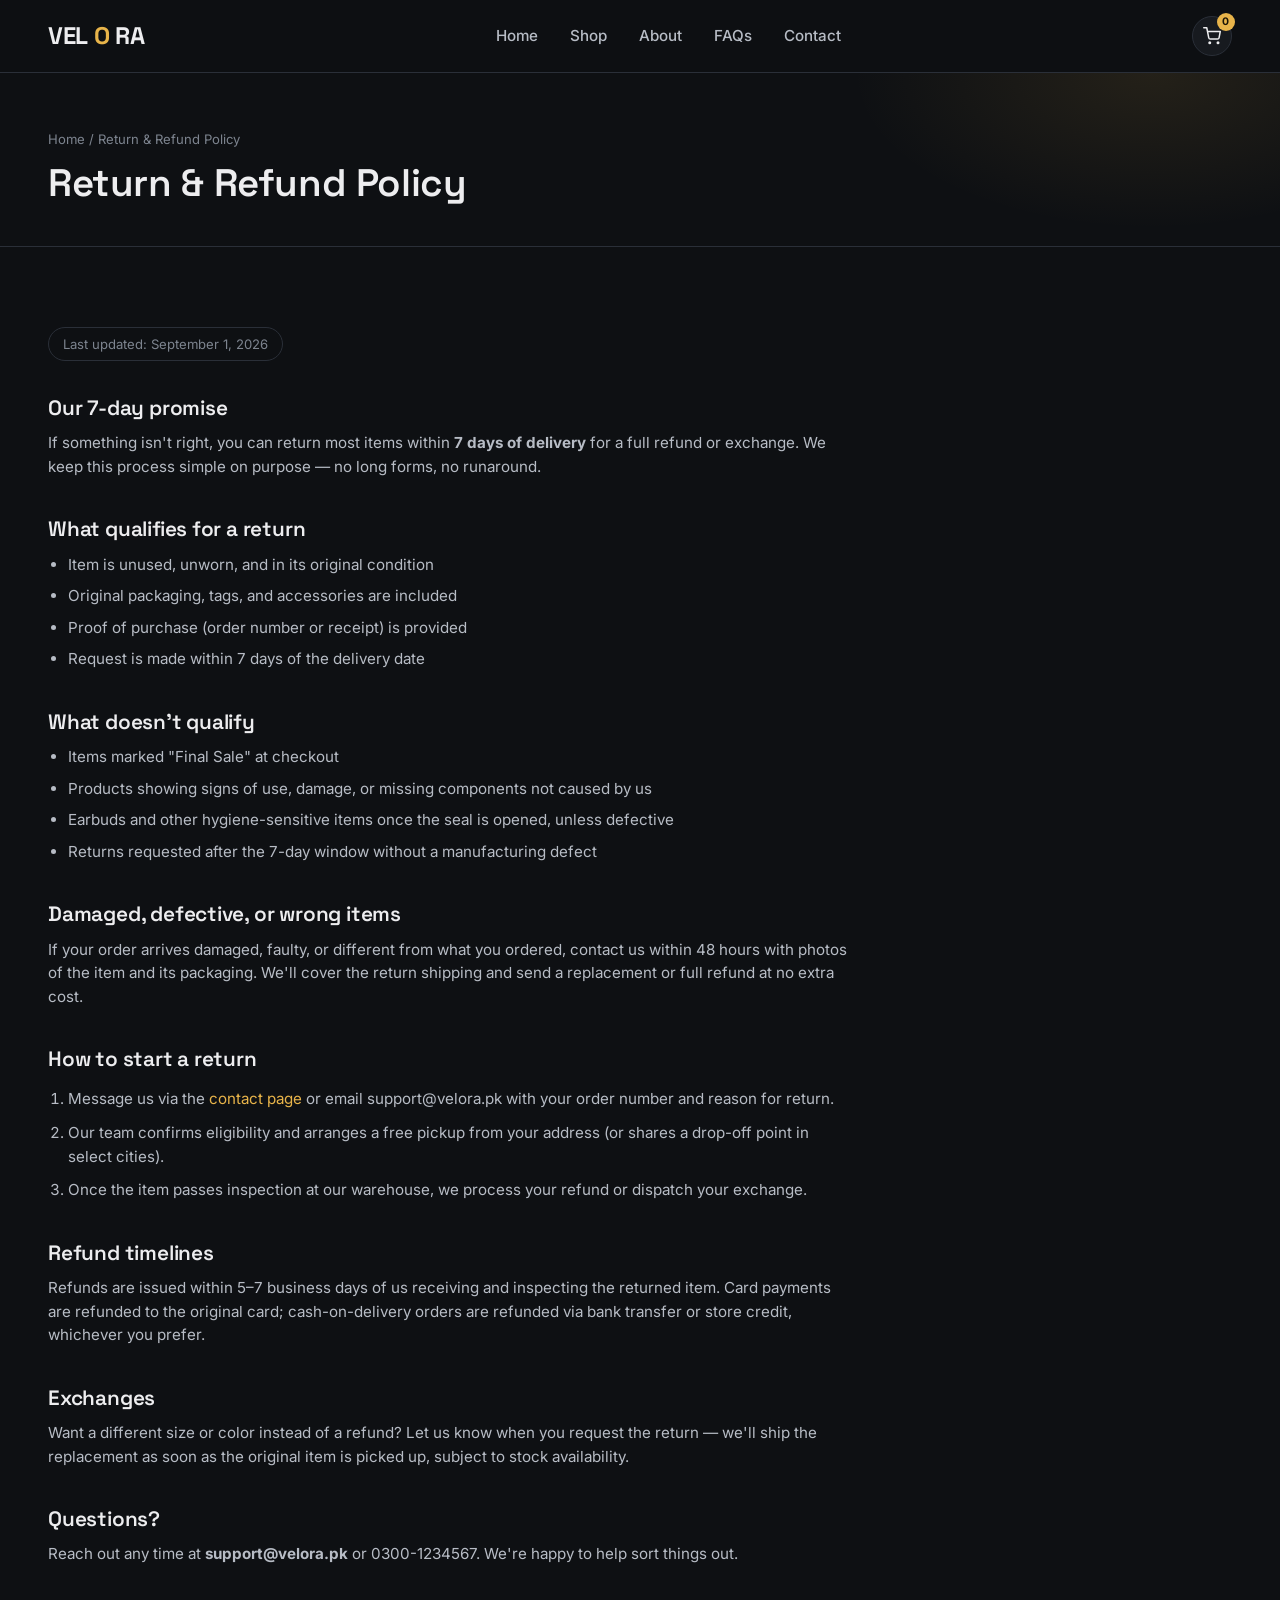
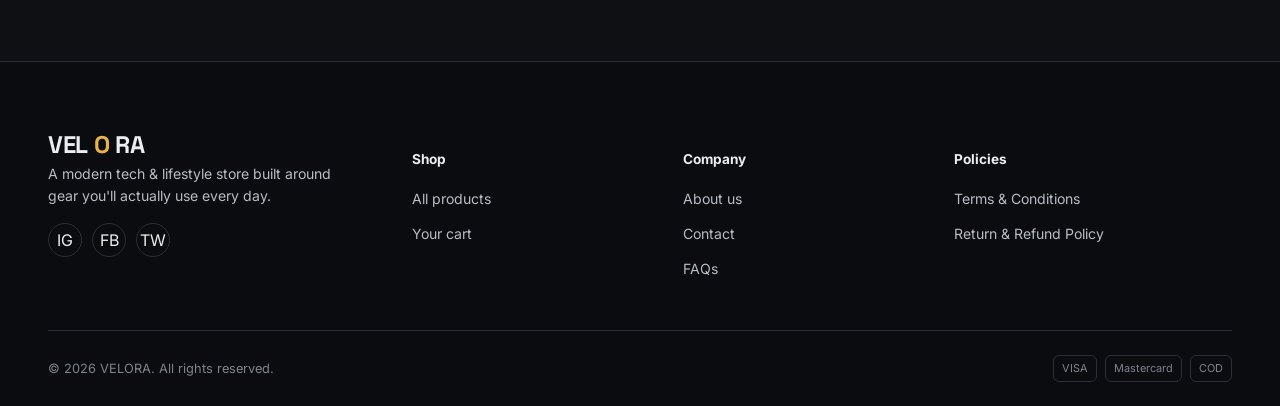
<file: return.html>
<!DOCTYPE html>
<html lang="en">
<head>
<meta charset="UTF-8">
<meta name="viewport" content="width=device-width, initial-scale=1.0">
<title>Return & Refund Policy — VELORA</title>
<link rel="stylesheet" href="style.css">
</head>
<body data-page="return">

<header class="site-header">
  <div class="nav-wrap">
    <a href="index.html" class="logo">VEL<em>O</em>RA</a>
    <nav class="main-nav">
      <a href="index.html">Home</a>
      <a href="shop.html">Shop</a>
      <a href="about.html">About</a>
      <a href="faq.html">FAQs</a>
      <a href="contact.html">Contact</a>
    </nav>
    <div class="nav-actions">
      <a href="cart.html" class="icon-btn" aria-label="Cart"><svg viewBox="0 0 24 24" fill="none" stroke="currentColor" stroke-width="2" stroke-linecap="round" stroke-linejoin="round"><circle cx="9" cy="21" r="1"/><circle cx="20" cy="21" r="1"/><path d="M1 1h4l2.7 13.4a2 2 0 0 0 2 1.6h9.7a2 2 0 0 0 2-1.6L23 6H6"/></svg><span class="cart-count">0</span></a>
      <button class="menu-toggle" aria-label="Menu"><svg viewBox="0 0 24 24" fill="none" stroke="currentColor" stroke-width="2" stroke-linecap="round"><path d="M3 6h18M3 12h18M3 18h18"/></svg></button>
    </div>
  </div>
</header>

<div class="page-header">
  <div class="container">
    <div class="breadcrumb"><a href="index.html">Home</a> / Return & Refund Policy</div>
    <h1>Return & Refund Policy</h1>
  </div>
</div>

<section class="section">
  <div class="container">
    <span class="updated-note">Last updated: September 1, 2026</span>

    <div class="legal-content">
      <h2>Our 7-day promise</h2>
      <p>If something isn't right, you can return most items within <strong>7 days of delivery</strong> for a full refund or exchange. We keep this process simple on purpose — no long forms, no runaround.</p>

      <h2>What qualifies for a return</h2>
      <ul>
        <li>Item is unused, unworn, and in its original condition</li>
        <li>Original packaging, tags, and accessories are included</li>
        <li>Proof of purchase (order number or receipt) is provided</li>
        <li>Request is made within 7 days of the delivery date</li>
      </ul>

      <h2>What doesn't qualify</h2>
      <ul>
        <li>Items marked "Final Sale" at checkout</li>
        <li>Products showing signs of use, damage, or missing components not caused by us</li>
        <li>Earbuds and other hygiene-sensitive items once the seal is opened, unless defective</li>
        <li>Returns requested after the 7-day window without a manufacturing defect</li>
      </ul>

      <h2>Damaged, defective, or wrong items</h2>
      <p>If your order arrives damaged, faulty, or different from what you ordered, contact us within 48 hours with photos of the item and its packaging. We'll cover the return shipping and send a replacement or full refund at no extra cost.</p>

      <h2>How to start a return</h2>
      <ol style="padding-left:20px; color:var(--text-dim); font-size:.95rem;">
        <li style="margin-bottom:10px;">Message us via the <a href="contact.html" style="color:var(--accent);">contact page</a> or email support@velora.pk with your order number and reason for return.</li>
        <li style="margin-bottom:10px;">Our team confirms eligibility and arranges a free pickup from your address (or shares a drop-off point in select cities).</li>
        <li style="margin-bottom:10px;">Once the item passes inspection at our warehouse, we process your refund or dispatch your exchange.</li>
      </ol>

      <h2>Refund timelines</h2>
      <p>Refunds are issued within 5–7 business days of us receiving and inspecting the returned item. Card payments are refunded to the original card; cash-on-delivery orders are refunded via bank transfer or store credit, whichever you prefer.</p>

      <h2>Exchanges</h2>
      <p>Want a different size or color instead of a refund? Let us know when you request the return — we'll ship the replacement as soon as the original item is picked up, subject to stock availability.</p>

      <h2>Questions?</h2>
      <p>Reach out any time at <strong>support@velora.pk</strong> or 0300-1234567. We're happy to help sort things out.</p>
    </div>
  </div>
</section>

<footer class="site-footer">
  <div class="container">
    <div class="footer-grid">
      <div class="footer-brand">
        <a href="index.html" class="logo">VEL<em>O</em>RA</a>
        <p>A modern tech & lifestyle store built around gear you'll actually use every day.</p>
        <div class="social-row"><a href="#">IG</a><a href="#">FB</a><a href="#">TW</a></div>
      </div>
      <div><h5>Shop</h5><ul><li><a href="shop.html">All products</a></li><li><a href="cart.html">Your cart</a></li></ul></div>
      <div><h5>Company</h5><ul><li><a href="about.html">About us</a></li><li><a href="contact.html">Contact</a></li><li><a href="faq.html">FAQs</a></li></ul></div>
      <div><h5>Policies</h5><ul><li><a href="terms.html">Terms & Conditions</a></li><li><a href="return-policy.html">Return & Refund Policy</a></li></ul></div>
    </div>
    <div class="footer-bottom">
      <span>© 2026 VELORA. All rights reserved.</span>
      <div class="pay-icons"><span>VISA</span><span>Mastercard</span><span>COD</span></div>
    </div>
  </div>
</footer>

<script src="page.js"></script>
</body>
</html>
</file>
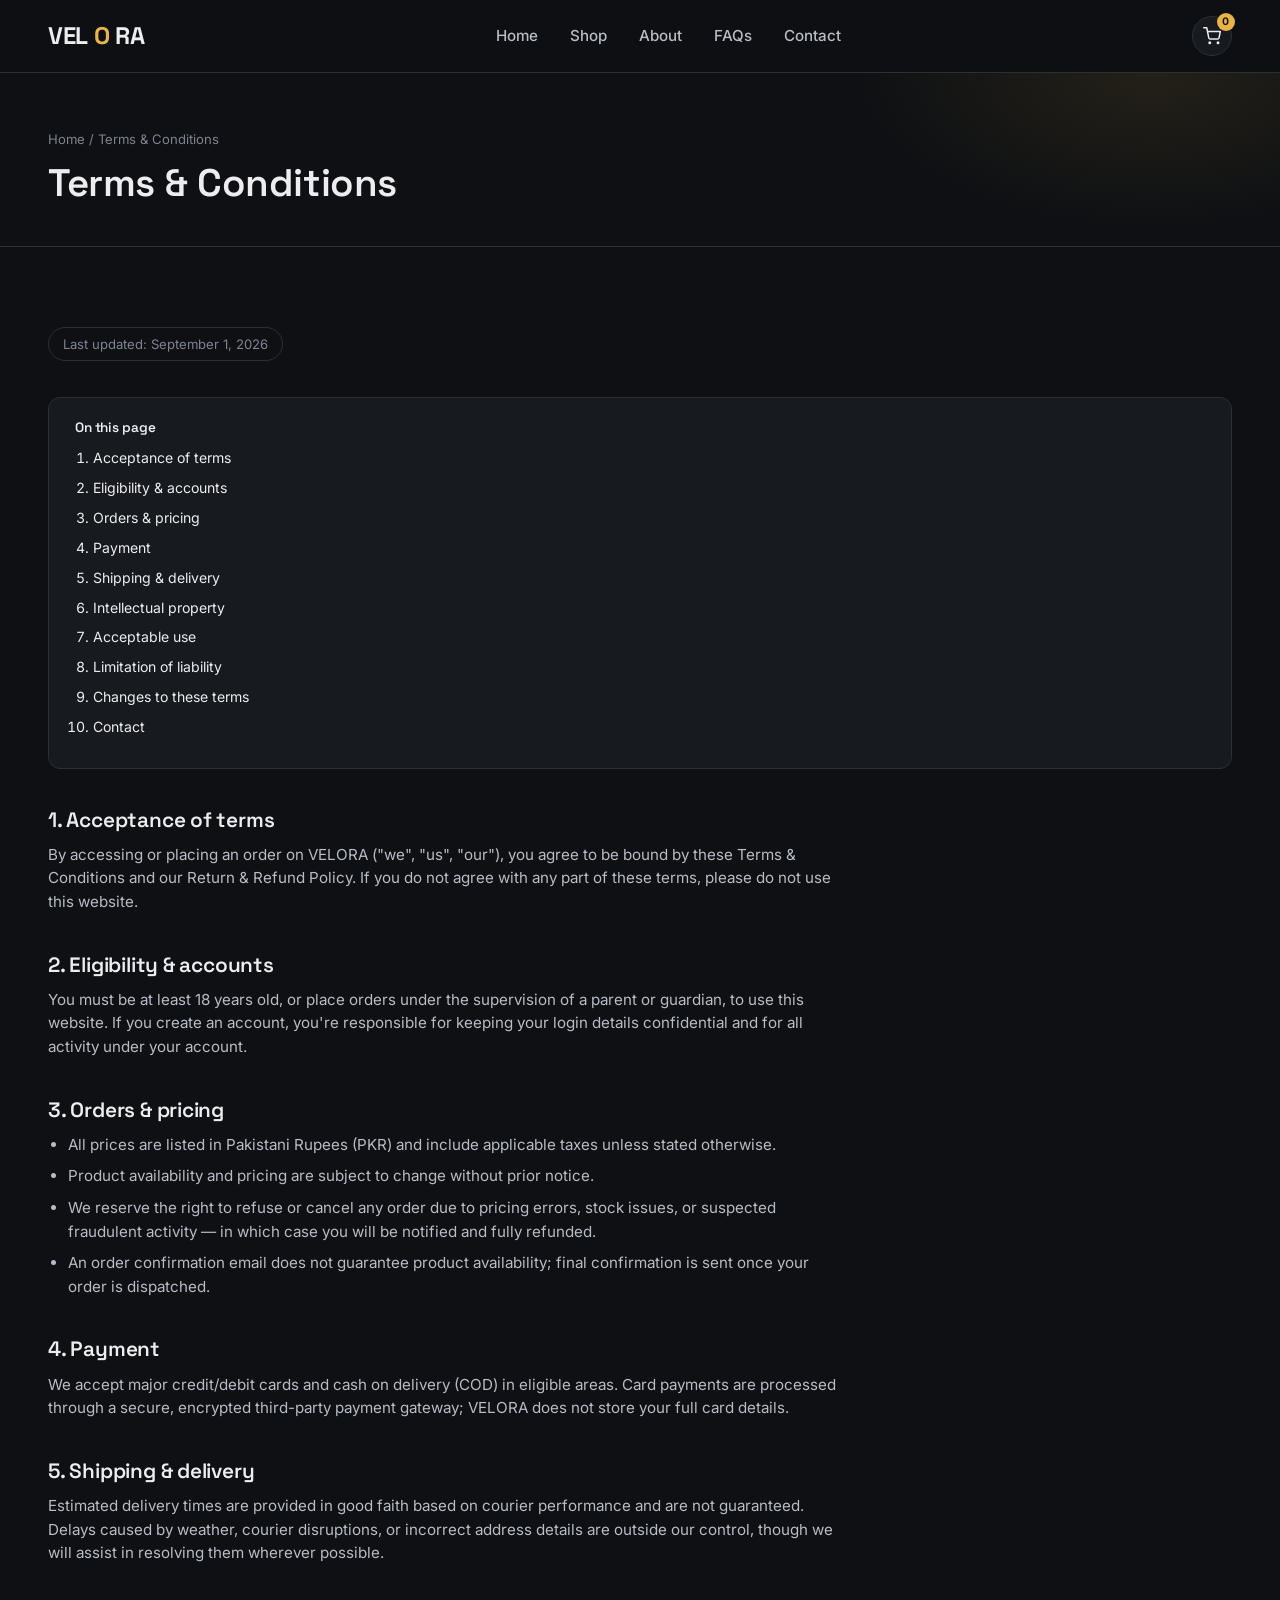
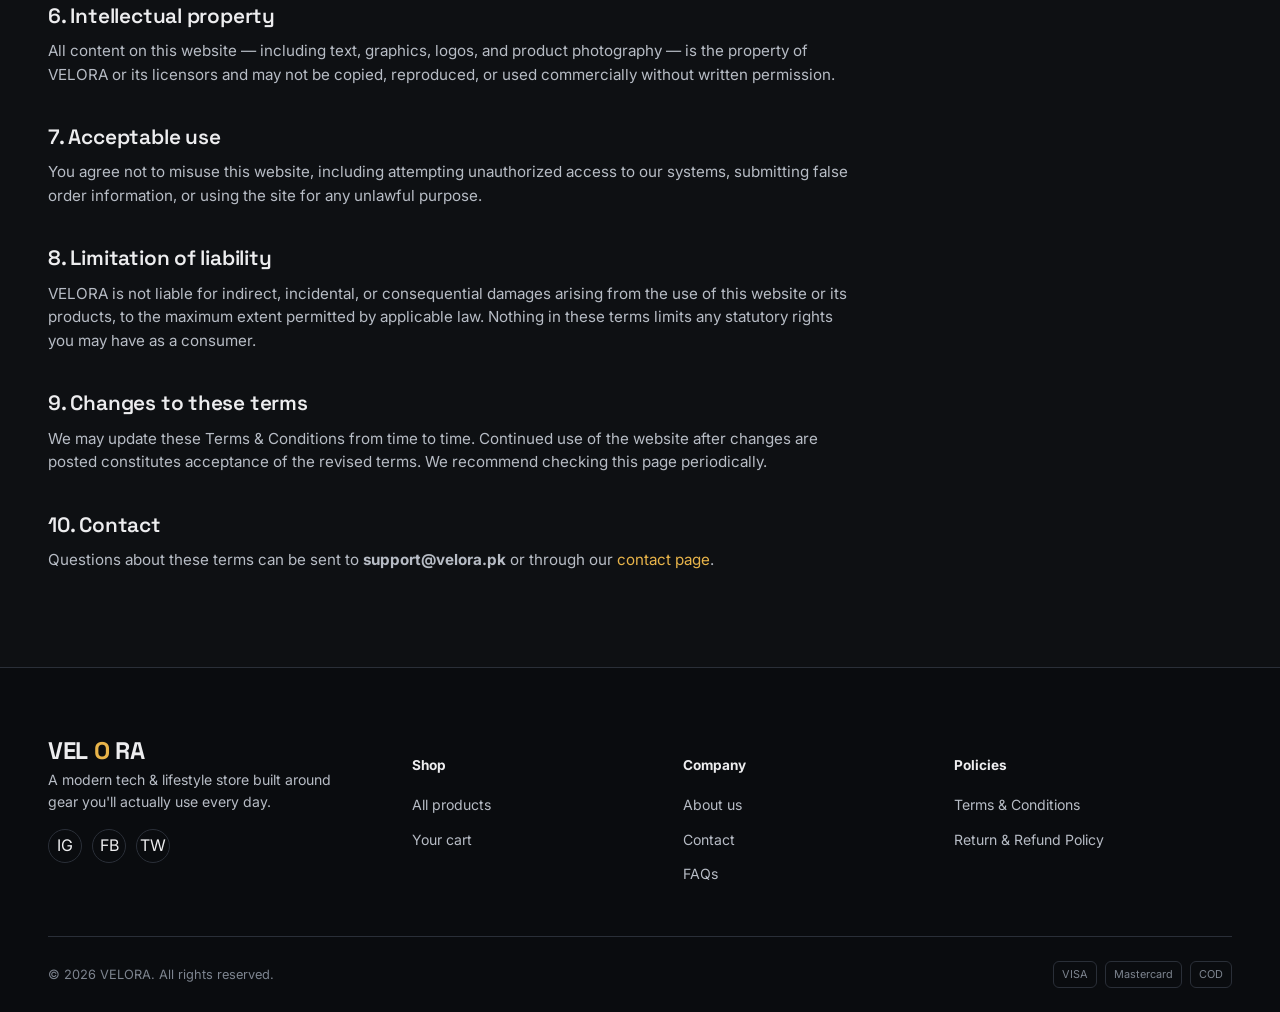
<file: terms.html>
<!DOCTYPE html>
<html lang="en">
<head>
<meta charset="UTF-8">
<meta name="viewport" content="width=device-width, initial-scale=1.0">
<title>Terms & Conditions — VELORA</title>
<link rel="stylesheet" href="style.css">
</head>
<body data-page="terms">

<header class="site-header">
  <div class="nav-wrap">
    <a href="index.html" class="logo">VEL<em>O</em>RA</a>
    <nav class="main-nav">
      <a href="index.html">Home</a>
      <a href="shop.html">Shop</a>
      <a href="about.html">About</a>
      <a href="faq.html">FAQs</a>
      <a href="contact.html">Contact</a>
    </nav>
    <div class="nav-actions">
      <a href="cart.html" class="icon-btn" aria-label="Cart"><svg viewBox="0 0 24 24" fill="none" stroke="currentColor" stroke-width="2" stroke-linecap="round" stroke-linejoin="round"><circle cx="9" cy="21" r="1"/><circle cx="20" cy="21" r="1"/><path d="M1 1h4l2.7 13.4a2 2 0 0 0 2 1.6h9.7a2 2 0 0 0 2-1.6L23 6H6"/></svg><span class="cart-count">0</span></a>
      <button class="menu-toggle" aria-label="Menu"><svg viewBox="0 0 24 24" fill="none" stroke="currentColor" stroke-width="2" stroke-linecap="round"><path d="M3 6h18M3 12h18M3 18h18"/></svg></button>
    </div>
  </div>
</header>

<div class="page-header">
  <div class="container">
    <div class="breadcrumb"><a href="index.html">Home</a> / Terms & Conditions</div>
    <h1>Terms & Conditions</h1>
  </div>
</div>

<section class="section">
  <div class="container">
    <span class="updated-note">Last updated: September 1, 2026</span>

    <div class="toc">
      <h4>On this page</h4>
      <ol>
        <li><a href="#acceptance">Acceptance of terms</a></li>
        <li><a href="#eligibility">Eligibility & accounts</a></li>
        <li><a href="#orders">Orders & pricing</a></li>
        <li><a href="#payment">Payment</a></li>
        <li><a href="#shipping">Shipping & delivery</a></li>
        <li><a href="#ip">Intellectual property</a></li>
        <li><a href="#conduct">Acceptable use</a></li>
        <li><a href="#liability">Limitation of liability</a></li>
        <li><a href="#changes">Changes to these terms</a></li>
        <li><a href="#contact-us">Contact</a></li>
      </ol>
    </div>

    <div class="legal-content">
      <h2 id="acceptance">1. Acceptance of terms</h2>
      <p>By accessing or placing an order on VELORA ("we", "us", "our"), you agree to be bound by these Terms & Conditions and our Return & Refund Policy. If you do not agree with any part of these terms, please do not use this website.</p>

      <h2 id="eligibility">2. Eligibility & accounts</h2>
      <p>You must be at least 18 years old, or place orders under the supervision of a parent or guardian, to use this website. If you create an account, you're responsible for keeping your login details confidential and for all activity under your account.</p>

      <h2 id="orders">3. Orders & pricing</h2>
      <ul>
        <li>All prices are listed in Pakistani Rupees (PKR) and include applicable taxes unless stated otherwise.</li>
        <li>Product availability and pricing are subject to change without prior notice.</li>
        <li>We reserve the right to refuse or cancel any order due to pricing errors, stock issues, or suspected fraudulent activity — in which case you will be notified and fully refunded.</li>
        <li>An order confirmation email does not guarantee product availability; final confirmation is sent once your order is dispatched.</li>
      </ul>

      <h2 id="payment">4. Payment</h2>
      <p>We accept major credit/debit cards and cash on delivery (COD) in eligible areas. Card payments are processed through a secure, encrypted third-party payment gateway; VELORA does not store your full card details.</p>

      <h2 id="shipping">5. Shipping & delivery</h2>
      <p>Estimated delivery times are provided in good faith based on courier performance and are not guaranteed. Delays caused by weather, courier disruptions, or incorrect address details are outside our control, though we will assist in resolving them wherever possible.</p>

      <h2 id="ip">6. Intellectual property</h2>
      <p>All content on this website — including text, graphics, logos, and product photography — is the property of VELORA or its licensors and may not be copied, reproduced, or used commercially without written permission.</p>

      <h2 id="conduct">7. Acceptable use</h2>
      <p>You agree not to misuse this website, including attempting unauthorized access to our systems, submitting false order information, or using the site for any unlawful purpose.</p>

      <h2 id="liability">8. Limitation of liability</h2>
      <p>VELORA is not liable for indirect, incidental, or consequential damages arising from the use of this website or its products, to the maximum extent permitted by applicable law. Nothing in these terms limits any statutory rights you may have as a consumer.</p>

      <h2 id="changes">9. Changes to these terms</h2>
      <p>We may update these Terms & Conditions from time to time. Continued use of the website after changes are posted constitutes acceptance of the revised terms. We recommend checking this page periodically.</p>

      <h2 id="contact-us">10. Contact</h2>
      <p>Questions about these terms can be sent to <strong>support@velora.pk</strong> or through our <a href="contact.html" style="color:var(--accent);">contact page</a>.</p>
    </div>
  </div>
</section>

<footer class="site-footer">
  <div class="container">
    <div class="footer-grid">
      <div class="footer-brand">
        <a href="index.html" class="logo">VEL<em>O</em>RA</a>
        <p>A modern tech & lifestyle store built around gear you'll actually use every day.</p>
        <div class="social-row"><a href="#">IG</a><a href="#">FB</a><a href="#">TW</a></div>
      </div>
      <div><h5>Shop</h5><ul><li><a href="shop.html">All products</a></li><li><a href="cart.html">Your cart</a></li></ul></div>
      <div><h5>Company</h5><ul><li><a href="about.html">About us</a></li><li><a href="contact.html">Contact</a></li><li><a href="faq.html">FAQs</a></li></ul></div>
      <div><h5>Policies</h5><ul><li><a href="terms.html">Terms & Conditions</a></li><li><a href="return-policy.html">Return & Refund Policy</a></li></ul></div>
    </div>
    <div class="footer-bottom">
      <span>© 2026 VELORA. All rights reserved.</span>
      <div class="pay-icons"><span>VISA</span><span>Mastercard</span><span>COD</span></div>
    </div>
  </div>
</footer>

<script src="page.js"></script>
</body>
</html>
</file>
<file: style.css>
/* =========================================================
   VELORA — Stylesheet
   Design tokens: dark charcoal base, warm gold + teal accents
   Type: Space Grotesk (display) + Inter (body/UI)
   ========================================================= */

@import url('https://fonts.googleapis.com/css2?family=Space+Grotesk:wght@500;600;700&family=Inter:wght@400;500;600;700&display=swap');

:root{
  --bg:            #0E1013;
  --bg-alt:        #0A0C0F;
  --surface:       #171A1F;
  --surface-2:     #1E222A;
  --surface-3:     #262B34;
  --border:        #2A2F38;
  --text:          #EDEDEF;
  --text-dim:      #B7BCC5;
  --muted:         #7D848F;
  --accent:        #E8B44A;
  --accent-dim:    #C99A3B;
  --accent-ink:    #1A1305;
  --teal:          #5FD3C4;
  --danger:        #E5615A;
  --radius-sm:     6px;
  --radius:        12px;
  --radius-lg:     20px;
  --maxw:          1240px;
  --font-display:  'Space Grotesk', 'Segoe UI', sans-serif;
  --font-body:     'Inter', 'Segoe UI', sans-serif;
  --shadow:        0 20px 50px -20px rgba(0,0,0,.6);
}

*,*::before,*::after{ box-sizing:border-box; }
html{ scroll-behavior:smooth; }
body{
  margin:0;
  background:var(--bg);
  color:var(--text);
  font-family:var(--font-body);
  line-height:1.55;
  -webkit-font-smoothing:antialiased;
}
img{ max-width:100%; display:block; }
a{ color:inherit; text-decoration:none; }
ul{ list-style:none; margin:0; padding:0; }
button{ font-family:inherit; cursor:pointer; }
h1,h2,h3,h4{
  font-family:var(--font-display);
  line-height:1.15;
  margin:0 0 .5em;
  font-weight:600;
  letter-spacing:-0.01em;
}
p{ margin:0 0 1em; color:var(--text-dim); }
.container{
  max-width:var(--maxw);
  margin:0 auto;
  padding:0 28px;
}
:focus-visible{
  outline:2px solid var(--accent);
  outline-offset:3px;
}
@media (prefers-reduced-motion: reduce){
  *{ animation-duration:.01ms !important; transition-duration:.01ms !important; }
}

/* ---------- Buttons ---------- */
.btn{
  display:inline-flex;
  align-items:center;
  justify-content:center;
  gap:8px;
  padding:13px 26px;
  border-radius:999px;
  border:1px solid transparent;
  font-weight:600;
  font-size:.95rem;
  transition:transform .15s ease, background .2s ease, border-color .2s ease;
  white-space:nowrap;
}
.btn:active{ transform:scale(.97); }
.btn-primary{ background:var(--accent); color:var(--accent-ink); }
.btn-primary:hover{ background:#f0c368; }
.btn-outline{ border-color:var(--border); color:var(--text); background:transparent; }
.btn-outline:hover{ border-color:var(--accent); color:var(--accent); }
.btn-dark{ background:var(--surface-3); color:var(--text); }
.btn-dark:hover{ background:#30363f; }
.btn-block{ width:100%; }
.btn-sm{ padding:9px 18px; font-size:.85rem; }
.btn[disabled]{ opacity:.5; cursor:not-allowed; }

/* ---------- Top utility bar ---------- */
.topbar{
  background:var(--bg-alt);
  border-bottom:1px solid var(--border);
  font-size:.8rem;
  color:var(--muted);
}
.topbar .container{
  display:flex;
  justify-content:space-between;
  align-items:center;
  padding-top:8px;
  padding-bottom:8px;
  gap:16px;
  flex-wrap:wrap;
}
.topbar span{ color:var(--teal); }

/* ---------- Header ---------- */
header.site-header{
  position:sticky; top:0; z-index:100;
  background:rgba(14,16,19,.9);
  backdrop-filter:blur(10px);
  border-bottom:1px solid var(--border);
}
.nav-wrap{
  display:flex;
  align-items:center;
  justify-content:space-between;
  padding:16px 28px;
  max-width:var(--maxw);
  margin:0 auto;
  gap:20px;
}
.logo{
  font-family:var(--font-display);
  font-weight:700;
  font-size:1.5rem;
  letter-spacing:-0.02em;
  color:var(--text);
  display:flex;
  align-items:center;
  gap:6px;
}
.logo em{ color:var(--accent); font-style:normal; }
.main-nav{ display:flex; gap:32px; }
.main-nav a{
  font-size:.95rem;
  font-weight:500;
  color:var(--text-dim);
  position:relative;
  padding:6px 0;
  transition:color .2s;
}
.main-nav a:hover, .main-nav a.active{ color:var(--text); }
.main-nav a.active::after{
  content:'';
  position:absolute; left:0; right:0; bottom:-2px;
  height:2px; background:var(--accent); border-radius:2px;
}
.nav-actions{ display:flex; align-items:center; gap:18px; }
.icon-btn{
  position:relative;
  width:40px; height:40px;
  display:flex; align-items:center; justify-content:center;
  border-radius:50%;
  background:var(--surface);
  border:1px solid var(--border);
  color:var(--text);
  transition:border-color .2s, background .2s;
}
.icon-btn:hover{ border-color:var(--accent); background:var(--surface-2); }
.icon-btn svg{ width:18px; height:18px; }
.cart-count{
  position:absolute; top:-4px; right:-4px;
  background:var(--accent); color:var(--accent-ink);
  font-size:.65rem; font-weight:700;
  width:18px; height:18px; border-radius:50%;
  display:flex; align-items:center; justify-content:center;
}
.search-box{
  display:flex; align-items:center; gap:8px;
  background:var(--surface);
  border:1px solid var(--border);
  border-radius:999px;
  padding:9px 16px;
  flex:1; max-width:320px;
}
.search-box input{
  background:transparent; border:0; outline:0;
  color:var(--text); font-size:.9rem; width:100%;
}
.search-box input::placeholder{ color:var(--muted); }
.search-box svg{ width:16px; height:16px; flex-shrink:0; color:var(--muted); }
.menu-toggle{
  display:none;
  width:40px; height:40px;
  border:1px solid var(--border);
  background:var(--surface);
  border-radius:8px;
  align-items:center; justify-content:center;
}
.menu-toggle svg{ width:20px; height:20px; }

/* ---------- Mobile nav ---------- */
@media (max-width:960px){
  .search-box{ display:none; }
  .main-nav{
    position:fixed; inset:70px 0 0 0;
    background:var(--bg); flex-direction:column;
    padding:24px 28px; gap:0;
    transform:translateY(-8px);
    opacity:0; visibility:hidden;
    transition:opacity .2s, transform .2s, visibility .2s;
    border-top:1px solid var(--border);
  }
  .main-nav.open{ opacity:1; visibility:visible; transform:translateY(0); }
  .main-nav a{ padding:16px 0; border-bottom:1px solid var(--border); font-size:1.05rem; }
  .menu-toggle{ display:flex; }
}

/* ---------- Hero ---------- */
.hero{
  position:relative;
  padding:88px 0 96px;
  overflow:hidden;
  background:
    radial-gradient(650px 350px at 82% 15%, rgba(232,180,74,.16), transparent 60%),
    radial-gradient(500px 300px at 100% 100%, rgba(95,211,196,.10), transparent 60%);
}
.hero .container{
  display:grid;
  grid-template-columns:1.1fr .9fr;
  gap:56px;
  align-items:center;
}
.eyebrow-tag{
  display:inline-flex; align-items:center; gap:8px;
  font-size:.82rem; color:var(--teal);
  background:rgba(95,211,196,.08);
  border:1px solid rgba(95,211,196,.25);
  padding:6px 14px; border-radius:999px;
  margin-bottom:22px;
}
.hero h1{
  font-size:clamp(2.4rem, 4.2vw, 3.6rem);
  max-width:11ch;
}
.hero p.lead{ font-size:1.1rem; max-width:46ch; color:var(--text-dim); }
.hero-cta{ display:flex; gap:14px; margin-top:28px; flex-wrap:wrap; }
.hero-stats{
  display:flex; gap:36px; margin-top:44px;
  padding-top:28px; border-top:1px solid var(--border);
}
.hero-stats div strong{
  display:block; font-family:var(--font-display); font-size:1.6rem; color:var(--text);
}
.hero-stats div span{ font-size:.82rem; color:var(--muted); }

.hero-visual{
  position:relative;
  aspect-ratio:1/1;
  display:flex; align-items:center; justify-content:center;
}
.orbit-ring{
  position:absolute; border:1px solid var(--border); border-radius:50%;
}
.orbit-ring.r1{ inset:0; }
.orbit-ring.r2{ inset:12%; border-style:dashed; border-color:#333a45; }
.hero-product-card{
  position:relative; z-index:2;
  width:64%; aspect-ratio:.9;
  background:linear-gradient(155deg,var(--surface-2),var(--surface));
  border:1px solid var(--border);
  border-radius:var(--radius-lg);
  box-shadow:var(--shadow);
  display:flex; align-items:center; justify-content:center;
}
.floating-chip{
  position:absolute;
  background:var(--surface-2);
  border:1px solid var(--border);
  border-radius:14px;
  padding:10px 14px;
  font-size:.8rem;
  box-shadow:var(--shadow);
  display:flex; align-items:center; gap:8px;
}
.floating-chip.c1{ top:8%; left:-4%; }
.floating-chip.c2{ bottom:12%; right:-6%; }
.floating-chip strong{ color:var(--text); font-family:var(--font-display); font-size:.95rem; }
.dot{ width:8px; height:8px; border-radius:50%; background:var(--teal); }

@media (max-width:900px){
  .hero .container{ grid-template-columns:1fr; }
  .hero-visual{ max-width:340px; margin:0 auto; }
}

/* ---------- Section heading ---------- */
.section{ padding:80px 0; }
.section-alt{ background:var(--bg-alt); }
.section-head{
  display:flex; justify-content:space-between; align-items:flex-end;
  gap:24px; margin-bottom:40px; flex-wrap:wrap;
}
.section-head h2{ font-size:clamp(1.7rem,2.6vw,2.3rem); margin:0; max-width:16ch; }
.section-head p{ margin:0; max-width:40ch; }

/* ---------- Category grid ---------- */
.cat-grid{
  display:grid;
  grid-template-columns:repeat(6,1fr);
  gap:18px;
}
.cat-card{
  background:var(--surface);
  border:1px solid var(--border);
  border-radius:var(--radius);
  padding:22px 16px;
  text-align:center;
  transition:border-color .2s, transform .2s;
}
.cat-card:hover{ border-color:var(--accent); transform:translateY(-3px); }
.cat-card .cat-icon{
  width:52px; height:52px; margin:0 auto 14px;
  border-radius:50%;
  display:flex; align-items:center; justify-content:center;
  background:var(--surface-2);
  color:var(--accent);
}
.cat-card .cat-icon svg{ width:24px; height:24px; }
.cat-card span{ font-size:.85rem; font-weight:500; }
@media (max-width:900px){ .cat-grid{ grid-template-columns:repeat(3,1fr); } }
@media (max-width:520px){ .cat-grid{ grid-template-columns:repeat(2,1fr); } }

/* ---------- Product grid & cards ---------- */
.product-grid{
  display:grid;
  grid-template-columns:repeat(4,1fr);
  gap:24px;
}
@media (max-width:1080px){ .product-grid{ grid-template-columns:repeat(3,1fr); } }
@media (max-width:760px){ .product-grid{ grid-template-columns:repeat(2,1fr); gap:14px;} }
@media (max-width:480px){ .product-grid{ grid-template-columns:1fr 1fr; } }

.product-card{
  background:var(--surface);
  border:1px solid var(--border);
  border-radius:var(--radius);
  overflow:hidden;
  display:flex; flex-direction:column;
  transition:border-color .2s, transform .2s;
}
.product-card:hover{ border-color:var(--accent-dim); transform:translateY(-4px); }
.product-media{
  aspect-ratio:1/1;
  position:relative;
  display:flex; align-items:center; justify-content:center;
  overflow:hidden;
}
.product-media svg{ width:52%; height:52%; }
.product-media img{ width:100%; height:100%; object-fit:cover; display:block; }
.product-badge{
  position:absolute; top:10px; left:10px;
  background:var(--accent); color:var(--accent-ink);
  font-size:.68rem; font-weight:700;
  padding:4px 10px; border-radius:999px;
  text-transform:uppercase; letter-spacing:.03em;
}
.wish-btn{
  position:absolute; top:10px; right:10px;
  width:32px; height:32px; border-radius:50%;
  background:rgba(14,16,19,.55);
  border:1px solid var(--border);
  display:flex; align-items:center; justify-content:center;
  color:var(--text);
  backdrop-filter:blur(4px);
}
.wish-btn svg{ width:15px; height:15px; }
.wish-btn.active{ color:var(--danger); border-color:var(--danger); }
.product-info{ padding:16px 16px 18px; display:flex; flex-direction:column; gap:6px; flex:1; }
.product-cat{ font-size:.72rem; color:var(--muted); }
.product-title{ font-weight:600; font-size:.98rem; }
.product-title a:hover{ color:var(--accent); }
.product-rating{ display:flex; align-items:center; gap:6px; font-size:.78rem; color:var(--muted); }
.product-rating svg{ width:13px; height:13px; color:var(--accent); }
.product-bottom{
  margin-top:auto; display:flex; align-items:center; justify-content:space-between;
  gap:10px; padding-top:8px;
}
.price{ font-family:var(--font-display); font-weight:700; font-size:1.05rem; color:var(--text); }
.price .old{ font-family:var(--font-body); font-weight:400; font-size:.8rem; color:var(--muted); text-decoration:line-through; margin-left:6px; }
.add-btn{
  width:38px; height:38px; border-radius:50%;
  background:var(--surface-3); color:var(--text);
  display:flex; align-items:center; justify-content:center;
  border:1px solid var(--border);
  transition:background .2s, color .2s;
}
.add-btn:hover{ background:var(--accent); color:var(--accent-ink); }
.add-btn svg{ width:16px; height:16px; }

/* ---------- SVG product art palettes ---------- */
.art-1{ background:linear-gradient(155deg,#2a2015,#171a1f); }
.art-2{ background:linear-gradient(155deg,#16262a,#171a1f); }
.art-3{ background:linear-gradient(155deg,#221828,#171a1f); }
.art-4{ background:linear-gradient(155deg,#1c2417,#171a1f); }
.art-5{ background:linear-gradient(155deg,#28201a,#171a1f); }
.art-6{ background:linear-gradient(155deg,#182229,#171a1f); }

/* ---------- Features strip ---------- */
.features-strip{
  display:grid; grid-template-columns:repeat(4,1fr); gap:1px;
  background:var(--border);
  border:1px solid var(--border);
  border-radius:var(--radius);
  overflow:hidden;
}
.feature-item{
  background:var(--surface);
  padding:26px 22px;
  display:flex; gap:14px; align-items:flex-start;
}
.feature-item svg{ width:26px; height:26px; color:var(--accent); flex-shrink:0; margin-top:2px; }
.feature-item h4{ font-size:.95rem; margin-bottom:4px; }
.feature-item p{ font-size:.82rem; margin:0; }
@media (max-width:900px){ .features-strip{ grid-template-columns:1fr 1fr; } }
@media (max-width:560px){ .features-strip{ grid-template-columns:1fr; } }

/* ---------- Testimonials ---------- */
.test-grid{ display:grid; grid-template-columns:repeat(3,1fr); gap:22px; }
.test-card{
  background:var(--surface); border:1px solid var(--border);
  border-radius:var(--radius); padding:26px;
}
.test-stars{ display:flex; gap:3px; margin-bottom:14px; color:var(--accent); }
.test-stars svg{ width:15px; height:15px; }
.test-person{ display:flex; align-items:center; gap:12px; margin-top:18px; }
.avatar{
  width:38px; height:38px; border-radius:50%;
  background:var(--surface-3);
  display:flex; align-items:center; justify-content:center;
  font-family:var(--font-display); font-weight:600; color:var(--accent);
  font-size:.85rem;
}
.test-person strong{ display:block; font-size:.88rem; }
.test-person span{ font-size:.76rem; color:var(--muted); }
@media (max-width:860px){ .test-grid{ grid-template-columns:1fr; } }

/* ---------- Newsletter ---------- */
.newsletter{
  background:linear-gradient(120deg,var(--surface-2),var(--surface));
  border:1px solid var(--border);
  border-radius:var(--radius-lg);
  padding:48px;
  display:flex; align-items:center; justify-content:space-between; gap:32px;
  flex-wrap:wrap;
}
.newsletter h3{ margin-bottom:6px; font-size:1.4rem; }
.newsletter p{ margin:0; max-width:40ch; }
.newsletter-form{ display:flex; gap:10px; flex:1; max-width:420px; min-width:260px; }
.newsletter-form input{
  flex:1; padding:13px 18px; border-radius:999px;
  border:1px solid var(--border); background:var(--bg);
  color:var(--text); outline:0; font-size:.9rem;
}

/* ---------- Footer ---------- */
footer.site-footer{
  background:var(--bg-alt);
  border-top:1px solid var(--border);
  padding:64px 0 24px;
}
.footer-grid{
  display:grid; grid-template-columns:1.4fr 1fr 1fr 1.2fr;
  gap:40px; padding-bottom:40px; border-bottom:1px solid var(--border);
}
.footer-grid h5{ font-size:.85rem; margin-bottom:16px; color:var(--text); }
.footer-grid ul li{ margin-bottom:10px; }
.footer-grid ul li a{ font-size:.88rem; color:var(--text-dim); transition:color .2s; }
.footer-grid ul li a:hover{ color:var(--accent); }
.footer-brand p{ font-size:.88rem; max-width:34ch; }
.social-row{ display:flex; gap:10px; margin-top:16px; }
.social-row a{
  width:34px; height:34px; border-radius:50%;
  border:1px solid var(--border);
  display:flex; align-items:center; justify-content:center;
}
.social-row a svg{ width:15px; height:15px; }
.social-row a:hover{ border-color:var(--accent); color:var(--accent); }
.footer-bottom{
  display:flex; justify-content:space-between; align-items:center;
  padding-top:24px; font-size:.8rem; color:var(--muted); flex-wrap:wrap; gap:10px;
}
.pay-icons{ display:flex; gap:8px; }
.pay-icons span{
  border:1px solid var(--border); border-radius:6px;
  padding:4px 8px; font-size:.68rem; color:var(--muted);
}
@media (max-width:900px){ .footer-grid{ grid-template-columns:1fr 1fr; } }
@media (max-width:560px){ .footer-grid{ grid-template-columns:1fr; } }

/* ---------- Page header (inner pages) ---------- */
.page-header{
  padding:56px 0 40px;
  border-bottom:1px solid var(--border);
  background:radial-gradient(500px 260px at 90% 0%, rgba(232,180,74,.10), transparent 60%);
}
.breadcrumb{ font-size:.82rem; color:var(--muted); margin-bottom:12px; }
.breadcrumb a:hover{ color:var(--accent); }
.page-header h1{ font-size:clamp(1.8rem,3vw,2.5rem); margin:0; }

/* ---------- Shop layout ---------- */
.shop-layout{ display:grid; grid-template-columns:250px 1fr; gap:36px; align-items:flex-start; }
.filter-panel{
  background:var(--surface); border:1px solid var(--border);
  border-radius:var(--radius); padding:22px; position:sticky; top:96px;
}
.filter-group{ padding-bottom:20px; margin-bottom:20px; border-bottom:1px solid var(--border); }
.filter-group:last-child{ border-bottom:0; margin-bottom:0; padding-bottom:0; }
.filter-group h4{ font-size:.85rem; margin-bottom:12px; }
.filter-option{ display:flex; align-items:center; gap:10px; font-size:.87rem; color:var(--text-dim); padding:6px 0; cursor:pointer; }
.filter-option input{ accent-color:var(--accent); width:15px; height:15px; }
.price-range{ display:flex; flex-direction:column; gap:8px; }
.price-range input[type="range"]{ accent-color:var(--accent); width:100%; }
.shop-toolbar{
  display:flex; justify-content:space-between; align-items:center;
  margin-bottom:24px; flex-wrap:wrap; gap:14px;
}
.shop-toolbar select{
  background:var(--surface); color:var(--text); border:1px solid var(--border);
  border-radius:8px; padding:9px 12px; font-size:.85rem;
}
.result-count{ font-size:.85rem; color:var(--muted); }
@media (max-width:880px){
  .shop-layout{ grid-template-columns:1fr; }
  .filter-panel{ position:static; }
}

/* ---------- Product detail ---------- */
.pd-wrap{ display:grid; grid-template-columns:1fr 1fr; gap:56px; }
.pd-gallery-main{
  aspect-ratio:1/1; border-radius:var(--radius-lg);
  border:1px solid var(--border);
  display:flex; align-items:center; justify-content:center;
  margin-bottom:14px;
}
.pd-gallery-main svg{ width:46%; height:46%; }
.pd-gallery-main img{ width:100%; height:100%; object-fit:contain; display:block; }
.pd-thumbs{ display:flex; gap:10px; }
.pd-thumbs .thumb{
  width:70px; height:70px; border-radius:10px; border:1px solid var(--border);
  display:flex; align-items:center; justify-content:center; cursor:pointer;
}
.pd-thumbs .thumb.active{ border-color:var(--accent); }
.pd-thumbs .thumb svg{ width:60%; height:60%; }
.pd-cat{ color:var(--teal); font-size:.82rem; margin-bottom:8px; display:block; }
.pd-title{ font-size:1.9rem; margin-bottom:10px; }
.pd-price{ font-family:var(--font-display); font-size:1.7rem; font-weight:700; margin:14px 0; }
.pd-price .old{ font-family:var(--font-body); font-size:1rem; color:var(--muted); text-decoration:line-through; margin-left:10px; font-weight:400; }
.stock-line{ display:flex; align-items:center; gap:8px; font-size:.85rem; color:var(--teal); margin-bottom:20px; }
.qty-row{ display:flex; align-items:center; gap:16px; margin:22px 0; }
.qty-control{ display:flex; align-items:center; border:1px solid var(--border); border-radius:999px; }
.qty-control button{ width:38px; height:38px; background:transparent; border:0; color:var(--text); font-size:1.1rem; }
.qty-control span{ width:36px; text-align:center; font-weight:600; }
.pd-actions{ display:flex; gap:12px; margin-top:8px; flex-wrap:wrap; }
.pd-actions .btn{ flex:1; min-width:160px; }
.pd-meta{ margin-top:26px; border-top:1px solid var(--border); padding-top:20px; font-size:.85rem; color:var(--muted); display:flex; flex-direction:column; gap:8px; }
.tabs{ margin-top:60px; }
.tab-heads{ display:flex; gap:8px; border-bottom:1px solid var(--border); margin-bottom:26px; }
.tab-head{ padding:12px 20px; font-size:.9rem; font-weight:500; color:var(--muted); border-bottom:2px solid transparent; margin-bottom:-1px; }
.tab-head.active{ color:var(--text); border-color:var(--accent); }
.tab-panel{ display:none; }
.tab-panel.active{ display:block; }
.spec-table{ width:100%; border-collapse:collapse; }
.spec-table td{ padding:12px 0; border-bottom:1px solid var(--border); font-size:.9rem; }
.spec-table td:first-child{ color:var(--muted); width:200px; }
@media (max-width:860px){ .pd-wrap{ grid-template-columns:1fr; gap:32px; } }

/* ---------- Related products ---------- */
.related{ margin-top:80px; }

/* ---------- Cart page ---------- */
.cart-layout{ display:grid; grid-template-columns:1fr 340px; gap:40px; align-items:flex-start; }
.cart-table{ width:100%; border-collapse:collapse; }
.cart-table th{ text-align:left; font-size:.78rem; color:var(--muted); text-transform:uppercase; letter-spacing:.03em; padding-bottom:14px; border-bottom:1px solid var(--border); }
.cart-table td{ padding:20px 10px 20px 0; border-bottom:1px solid var(--border); vertical-align:middle; }
.cart-item-info{ display:flex; align-items:center; gap:14px; }
.cart-thumb{ width:64px; height:64px; border-radius:10px; border:1px solid var(--border); display:flex; align-items:center; justify-content:center; flex-shrink:0; }
.cart-thumb svg{ width:60%; height:60%; }
.cart-thumb img{ width:100%; height:100%; object-fit:cover; border-radius:inherit; }
.cart-item-info strong{ font-size:.92rem; display:block; margin-bottom:2px; }
.cart-item-info span{ font-size:.78rem; color:var(--muted); }
.remove-link{ color:var(--danger); font-size:.8rem; }
.summary-card{
  background:var(--surface); border:1px solid var(--border); border-radius:var(--radius);
  padding:26px; position:sticky; top:96px;
}
.summary-row{ display:flex; justify-content:space-between; font-size:.9rem; padding:10px 0; color:var(--text-dim); }
.summary-row.total{ border-top:1px solid var(--border); margin-top:8px; padding-top:16px; font-weight:700; color:var(--text); font-size:1.05rem; }
.promo-row{ display:flex; gap:8px; margin:16px 0; }
.promo-row input{ flex:1; padding:11px 14px; border-radius:8px; border:1px solid var(--border); background:var(--bg); color:var(--text); }
.empty-state{ text-align:center; padding:80px 20px; }
.empty-state svg{ width:64px; height:64px; color:var(--muted); margin:0 auto 20px; }
@media (max-width:860px){ .cart-layout{ grid-template-columns:1fr; } .summary-card{ position:static; } .cart-table{ display:block; overflow-x:auto; } }

/* ---------- Checkout ---------- */
.checkout-layout{ display:grid; grid-template-columns:1.3fr 1fr; gap:44px; align-items:flex-start; }
.form-card{ background:var(--surface); border:1px solid var(--border); border-radius:var(--radius); padding:28px; margin-bottom:22px; }
.form-card h3{ font-size:1.05rem; margin-bottom:18px; display:flex; align-items:center; gap:10px; }
.form-card h3 .step-num{ width:26px; height:26px; border-radius:50%; background:var(--accent); color:var(--accent-ink); font-size:.78rem; display:flex; align-items:center; justify-content:center; font-family:var(--font-display); }
.form-grid{ display:grid; grid-template-columns:1fr 1fr; gap:16px; }
.form-grid.full{ grid-template-columns:1fr; }
.field{ display:flex; flex-direction:column; gap:6px; }
.field label{ font-size:.82rem; color:var(--text-dim); }
.field input, .field select, .field textarea{
  padding:12px 14px; border-radius:8px; border:1px solid var(--border);
  background:var(--bg); color:var(--text); font-size:.9rem; outline:0; font-family:inherit;
}
.field input:focus, .field select:focus, .field textarea:focus{ border-color:var(--accent); }
.pay-options{ display:flex; flex-direction:column; gap:10px; }
.pay-option{ display:flex; align-items:center; gap:12px; border:1px solid var(--border); border-radius:10px; padding:14px 16px; cursor:pointer; }
.pay-option input{ accent-color:var(--accent); width:16px; height:16px; }
.pay-option.selected{ border-color:var(--accent); background:rgba(232,180,74,.06); }
.order-review-item{ display:flex; justify-content:space-between; font-size:.85rem; padding:8px 0; color:var(--text-dim); }
@media (max-width:900px){ .checkout-layout{ grid-template-columns:1fr; } .form-grid{ grid-template-columns:1fr; } }

/* ---------- FAQ accordion ---------- */
.faq-list{ max-width:820px; }
.faq-item{ border-bottom:1px solid var(--border); }
.faq-q{
  width:100%; text-align:left; background:transparent; border:0; color:var(--text);
  padding:22px 0; display:flex; justify-content:space-between; align-items:center;
  font-size:1rem; font-weight:500; gap:20px;
}
.faq-q svg{ width:18px; height:18px; flex-shrink:0; transition:transform .25s; color:var(--accent); }
.faq-item.open .faq-q svg{ transform:rotate(45deg); }
.faq-a{ max-height:0; overflow:hidden; transition:max-height .25s ease; }
.faq-a p{ padding-bottom:22px; margin:0; max-width:70ch; }
.faq-item.open .faq-a{ max-height:400px; }
.faq-cats{ display:flex; gap:10px; margin-bottom:32px; flex-wrap:wrap; }
.faq-cat-btn{ padding:9px 18px; border-radius:999px; border:1px solid var(--border); font-size:.85rem; color:var(--text-dim); }
.faq-cat-btn.active{ background:var(--accent); color:var(--accent-ink); border-color:var(--accent); }

/* ---------- Legal pages (terms/return policy) ---------- */
.legal-content{ max-width:800px; }
.legal-content h2{ font-size:1.3rem; margin-top:40px; }
.legal-content h2:first-child{ margin-top:0; }
.legal-content ul{ padding-left:20px; margin-bottom:16px; }
.legal-content ul li{ list-style:disc; color:var(--text-dim); margin-bottom:8px; font-size:.95rem; }
.legal-content p{ font-size:.95rem; }
.updated-note{ font-size:.82rem; color:var(--muted); margin-bottom:36px; display:inline-block; border:1px solid var(--border); padding:6px 14px; border-radius:999px; }
.toc{ background:var(--surface); border:1px solid var(--border); border-radius:var(--radius); padding:22px 26px; margin-bottom:40px; }
.toc h4{ font-size:.85rem; margin-bottom:12px; }
.toc ol{ padding-left:18px; margin:0; }
.toc ol li{ margin-bottom:8px; font-size:.88rem; }
.toc ol li a:hover{ color:var(--accent); }

/* ---------- Contact page ---------- */
.contact-layout{ display:grid; grid-template-columns:.9fr 1.1fr; gap:48px; }
.contact-info-card{ background:var(--surface); border:1px solid var(--border); border-radius:var(--radius); padding:30px; margin-bottom:18px; display:flex; gap:16px; align-items:flex-start; }
.contact-info-card svg{ width:22px; height:22px; color:var(--accent); flex-shrink:0; margin-top:2px; }
.contact-info-card h4{ font-size:.95rem; margin-bottom:4px; }
.contact-info-card p{ margin:0; font-size:.88rem; }
.map-box{
  margin-top:20px; border-radius:var(--radius); border:1px solid var(--border);
  aspect-ratio:16/10; background:
    linear-gradient(var(--surface-2) 1px, transparent 1px) 0 0/26px 26px,
    linear-gradient(90deg, var(--surface-2) 1px, transparent 1px) 0 0/26px 26px,
    var(--surface);
  display:flex; align-items:center; justify-content:center; position:relative; overflow:hidden;
}
.map-box .pin{ width:44px; height:44px; border-radius:50% 50% 50% 0; background:var(--accent); transform:rotate(-45deg); display:flex; align-items:center; justify-content:center; }
.map-box .pin span{ transform:rotate(45deg); font-size:1rem; }
@media (max-width:900px){ .contact-layout{ grid-template-columns:1fr; } }

/* ---------- About page ---------- */
.about-hero{ text-align:left; max-width:640px; }
.value-grid{ display:grid; grid-template-columns:repeat(3,1fr); gap:22px; }
.value-card{ background:var(--surface); border:1px solid var(--border); border-radius:var(--radius); padding:26px; }
.value-card svg{ width:26px; height:26px; color:var(--accent); margin-bottom:14px; }
.team-grid{ display:grid; grid-template-columns:repeat(4,1fr); gap:22px; }
.team-card{ text-align:center; }
.team-photo{ aspect-ratio:1/1; border-radius:var(--radius); background:var(--surface); border:1px solid var(--border); display:flex; align-items:center; justify-content:center; margin-bottom:14px; }
.team-photo span{ font-family:var(--font-display); font-size:1.8rem; color:var(--accent); }
.team-card strong{ display:block; font-size:.95rem; }
.team-card span.role{ font-size:.8rem; color:var(--muted); }
@media (max-width:900px){ .value-grid{ grid-template-columns:1fr 1fr; } .team-grid{ grid-template-columns:1fr 1fr; } }
@media (max-width:520px){ .value-grid{ grid-template-columns:1fr; } }

/* ---------- Toast ---------- */
.toast{
  position:fixed; bottom:26px; right:26px; z-index:999;
  background:var(--surface-2); border:1px solid var(--accent);
  color:var(--text); padding:14px 20px; border-radius:10px;
  display:flex; align-items:center; gap:10px; font-size:.88rem;
  box-shadow:var(--shadow);
  transform:translateY(20px); opacity:0; pointer-events:none;
  transition:transform .25s ease, opacity .25s ease;
}
.toast.show{ transform:translateY(0); opacity:1; }
.toast svg{ width:18px; height:18px; color:var(--accent); flex-shrink:0; }

/* ---------- Misc utility ---------- */
.text-center{ text-align:center; }
.mt-0{ margin-top:0; }
.badge-soft{ background:rgba(95,211,196,.1); color:var(--teal); border:1px solid rgba(95,211,196,.3); padding:4px 12px; border-radius:999px; font-size:.75rem; }
</file>
